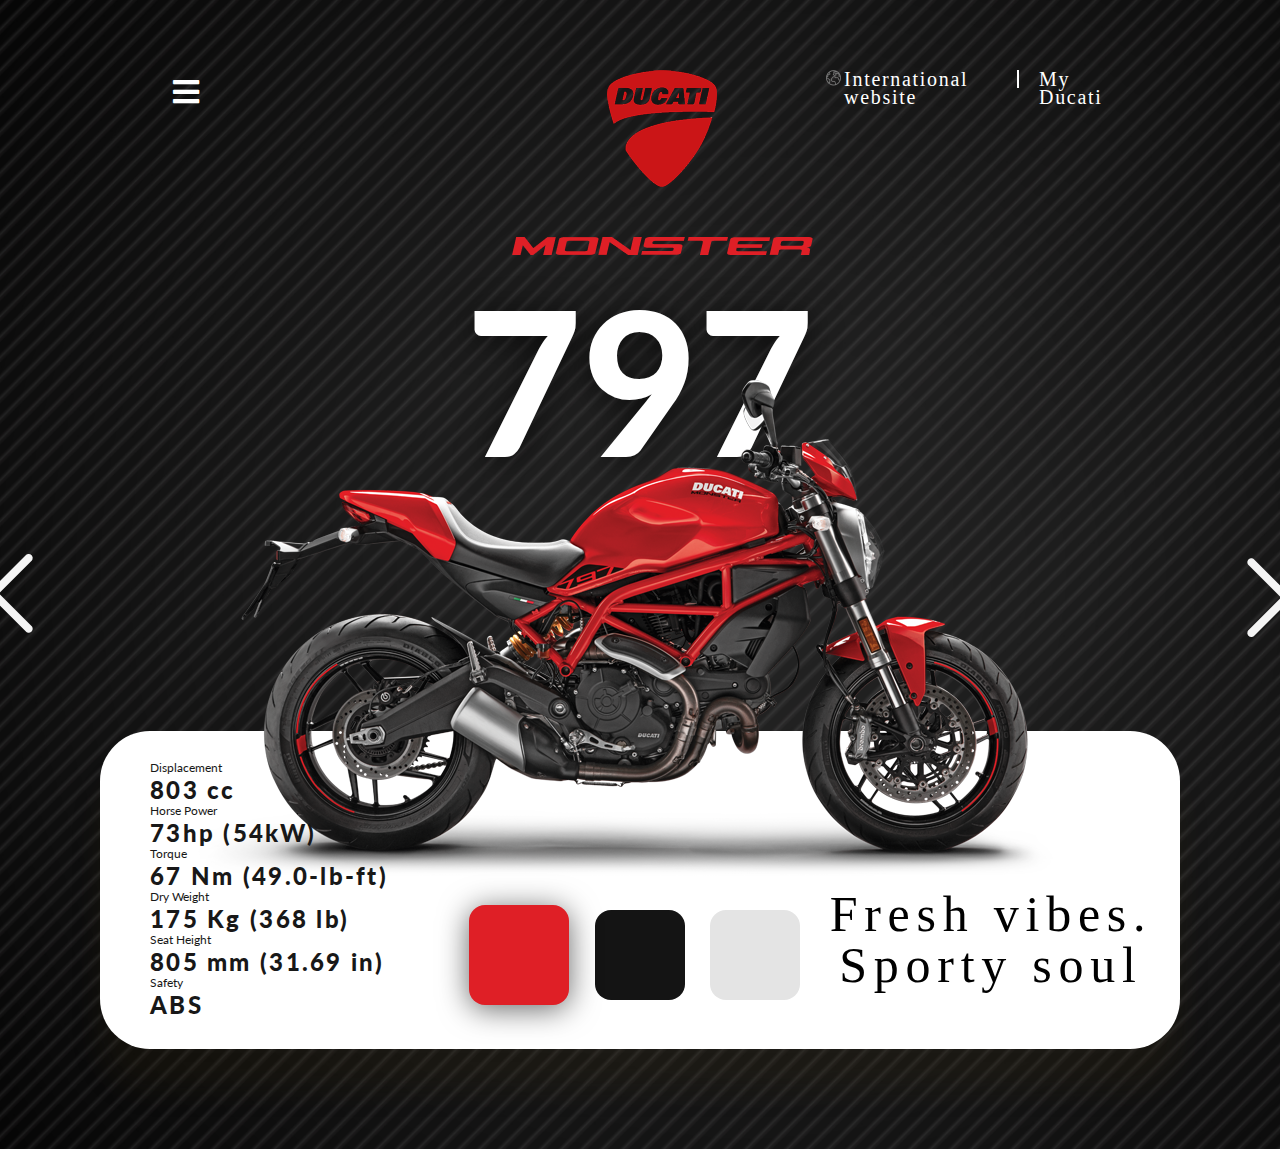
<file: дукати/index.html>
<!DOCTYPE html>
<html lang="en">

<head>
    <link href="https://use.fontawesome.com/releases/v5.0.13/css/all.css" rel="stylesheet">
    <link rel="stylesheet" href="style.css">
    <meta charset="UTF-8">
    <meta name="viewport" content="width=device-width, initial-scale=1.0">
    <title>Document</title>
    <script src="https://code.jquery.com/jquery-1.11.0.min.js"></script>
    <script src="slick.min.js"></script>
    <link rel="stylesheet" type="text/css" href="slick.css"/>
    <link rel="stylesheet" type="text/css" href="slick-theme.css"/>

<body>
    <section class="bg">
        <section class="header">
            <div class="header_all">
                <div class="menu">
                    <div class="iconbutton"><i class="fas fa-bars"></i>
                    </div>
                    <div class="logo_full">
                        <div class="logo"><img src="ducati_id 1.png" alt=""></div>
                        <div class="logo_model"><img src="Monster-MY18-01-Model-Preview-Logotipo 1.png" alt=""></div>
                    </div>
                    <div class="header_links">
                        <div class="logo_link">
                            <img src="xxx.png" alt="">
                        </div>
                        <a class="a_main" href="https://www.ducati.com/ww/en/home">International website</a>
                        <a class="a" href="https://my.ducati.com/it/it/login/ducati">My Ducati</a>
                    </div>
                </div>
        </section>
        <section class=""></section>
        <section class="main_image">
            <div class="left_ar ar" onclick="minusSlide()"> <img src="Arrow.png" alt=""></div>
            <div class="main_image_content">
                <div class="number">797</div>
                <img src="M1.png" alt="">
            </div>
            <div class="main_image_content">
                <div class="number">821</div>
                <img src="M3.png" alt="">
            </div>
            <div class="main_image_content">
                <div class="number">562</div>
                <img src="M2.png" alt="">
            </div>
            <div class="right_ar ar" onclick="plusSlide()"> <img src="Arrow.png" alt=""></div>
        </section>
        <section class="info">
            <div class="about">
                <div class="item">
                    <div class="item_name">Displacement</div>
                    <div class="item_value ">803 cc</div>
                </div>
                <div class="item">
                    <div class="item_name">Horse Power</div>
                    <div class="item_value">73hp (54kW)</div>
                </div>
                <div class="item">
                    <div class="item_name">Torque</div>
                    <div class="item_value">67 Nm (49.0-lb-ft)</div>
                </div>
                <div class="item">
                    <div class="item_name">Dry Weight</div>
                    <div class="item_value">175 Kg (368 lb)</div>
                </div>
                <div class="item">
                    <div class="item_name">Seat Height</div>
                    <div class="item_value">805 mm (31.69 in)</div>
                </div>
                <div class="item">
                    <div class="item_name">Safety</div>
                    <div class="item_value">ABS</div>
                </div>
            </div>
                <!-- <div class="about">
                    <div class="item">
                        <div class="item_name">Displacement</div>
                        <div class="item_value ">750 cc</div>
                    </div>
                    <div class="item">
                        <div class="item_name">Horse Power</div>
                        <div class="item_value">100 hp (54kW)</div>
                    </div>
                    <div class="item">
                        <div class="item_name">Torque</div>
                        <div class="item_value">80 Nm (49.0-lb-ft)</div>
                    </div>
                    <div class="item">
                        <div class="item_name">Dry Weight</div>
                        <div class="item_value">200 Kg (368 lb)</div>
                    </div>
                    <div class="item">
                        <div class="item_name">Seat Height</div>
                        <div class="item_value">900 mm (31.69 in)</div>
                    </div>
                    <div class="item">
                        <div class="item_name">Safety</div>
                        <div class="item_value">ABS</div>
                    </div>
                </div>
                <div class="about">
                    <div class="item">
                        <div class="item_name">Displacement</div>
                        <div class="item_value ">700 cc</div>
                    </div>
                    <div class="item">
                        <div class="item_name">Horse Power</div>
                        <div class="item_value">60hp (54kW)</div>
                    </div>
                    <div class="item">
                        <div class="item_name">Torque</div>
                        <div class="item_value">50 Nm (49.0-lb-ft)</div>
                    </div>
                    <div class="item">
                        <div class="item_name">Dry Weight</div>
                        <div class="item_value">150 Kg (368 lb)</div>
                    </div>
                    <div class="item">
                        <div class="item_name">Seat Height</div>
                        <div class="item_value">750 mm (31.69 in)</div>
                    </div>
                    <div class="item">
                        <div class="item_name">Safety</div>
                        <div class="item_value">ABS</div>
                    </div>
                </div> -->
            <div class="info_colors">
                <div class="color_red mar" onclick="currentSlide(1)"></div>
                <div class="color_black mar" onclick="currentSlide(2)"></div>
                <div class="color_gray mar" onclick="currentSlide(3)"></div>
            </div>
            <div class="info_text">
                <div class="text_top">Fresh vibes. </div>
                <div class="text_bottom">Sporty soul</div>
            </div>
        </section>
        <div class="links"></div>
    </section>
    <script src="index.js" type="text/javascript"></script>
</body>
</file>
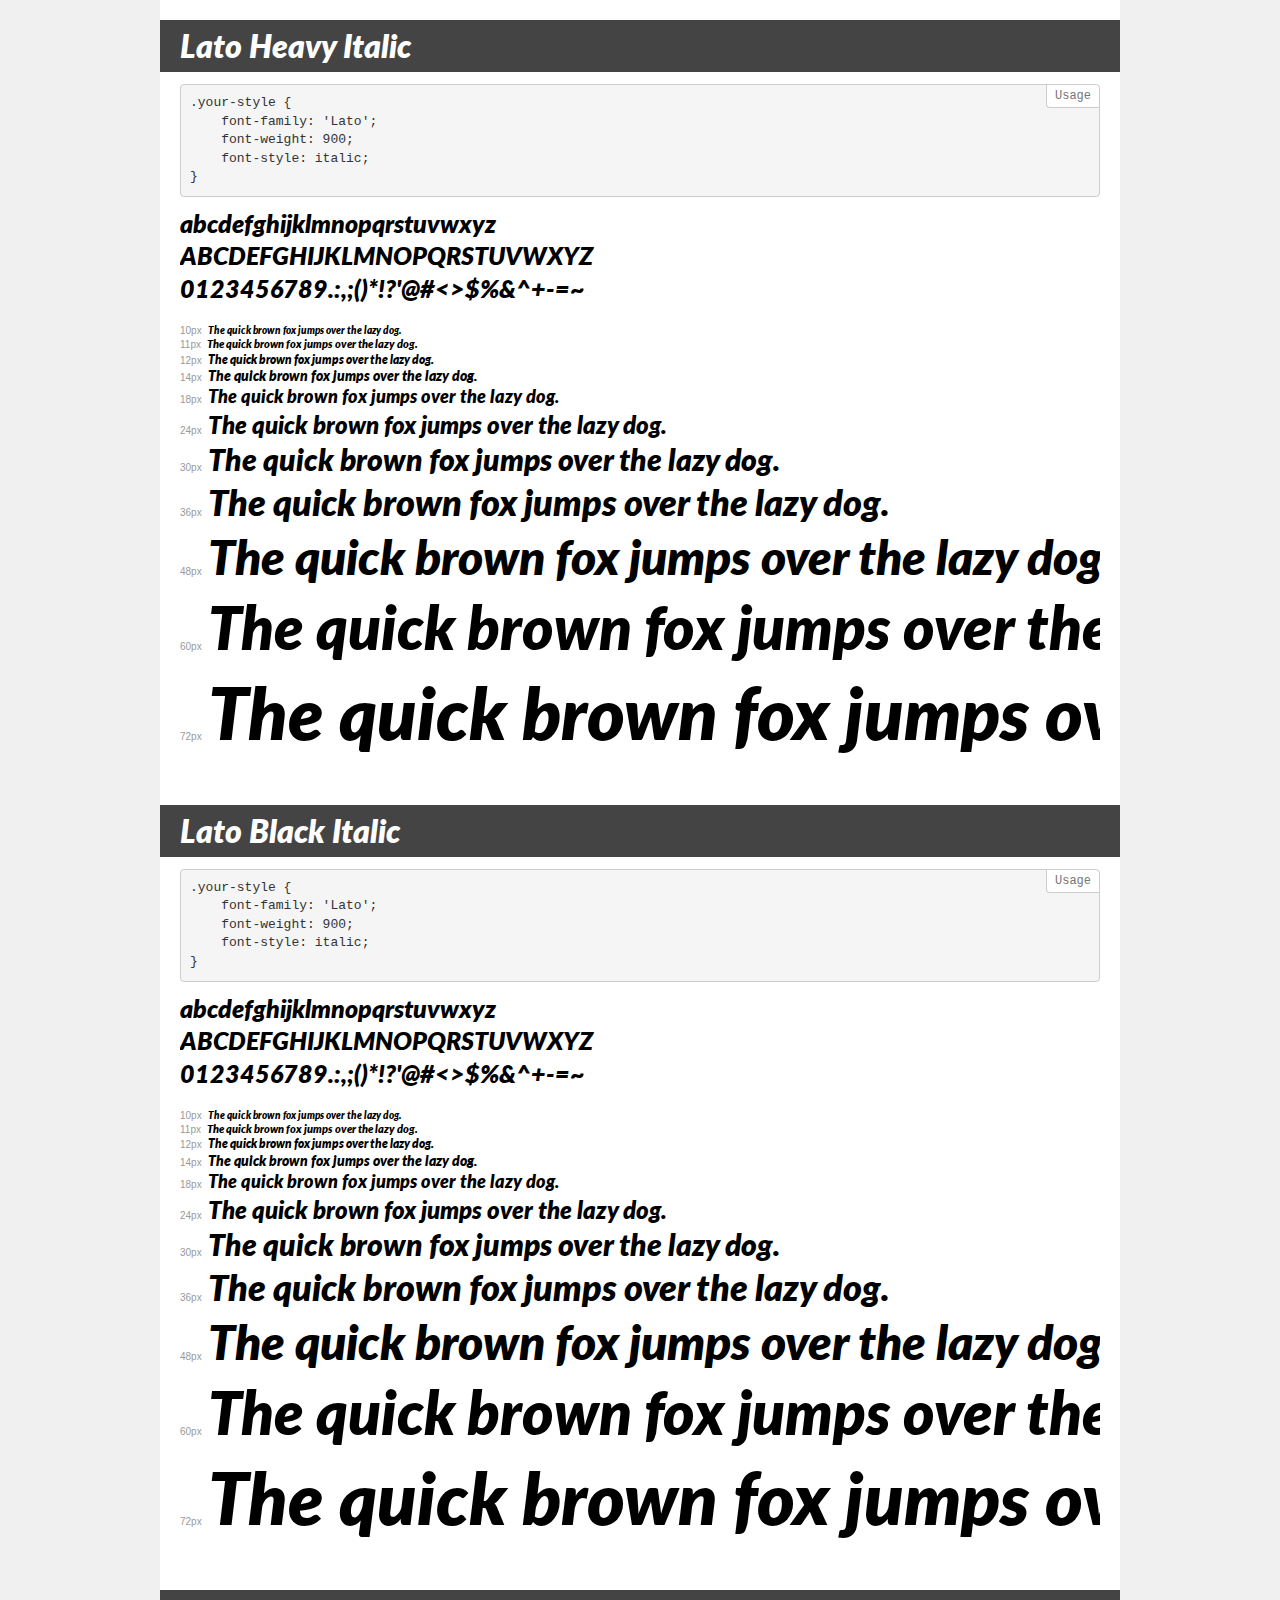
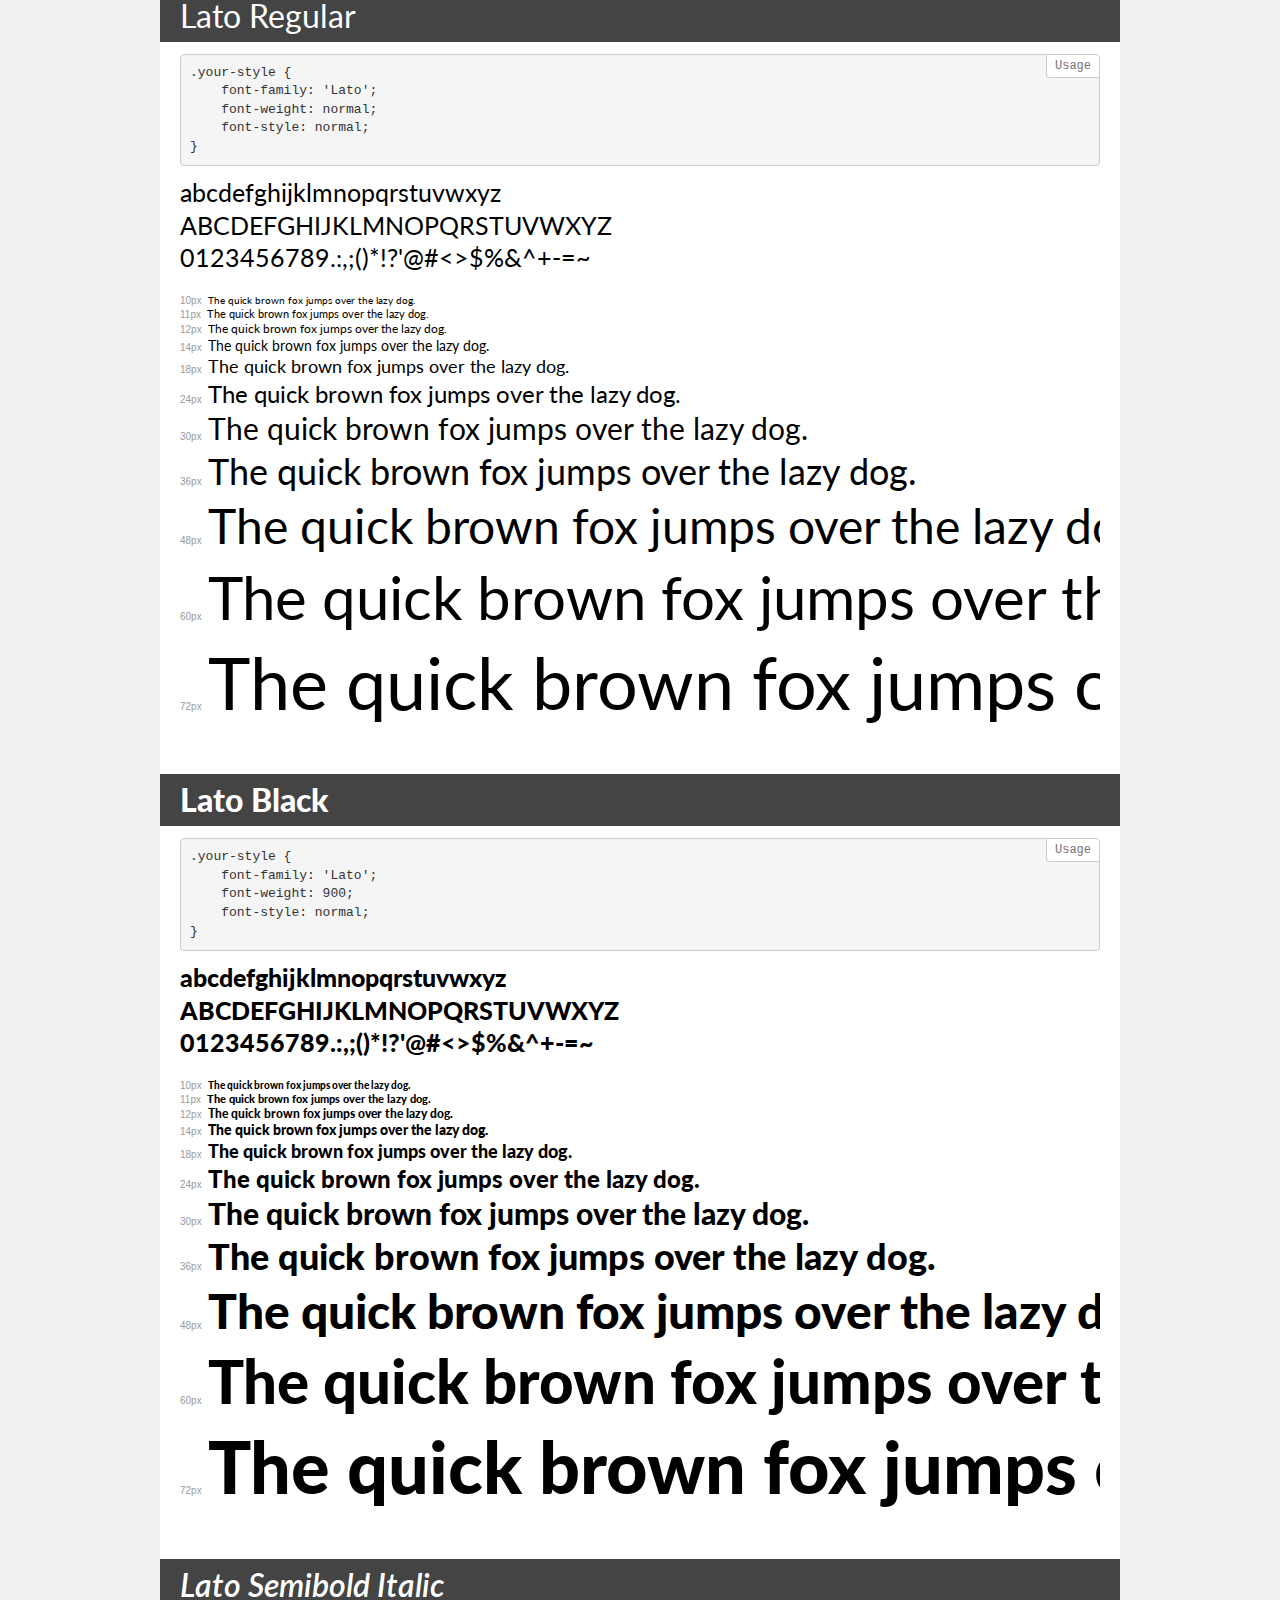
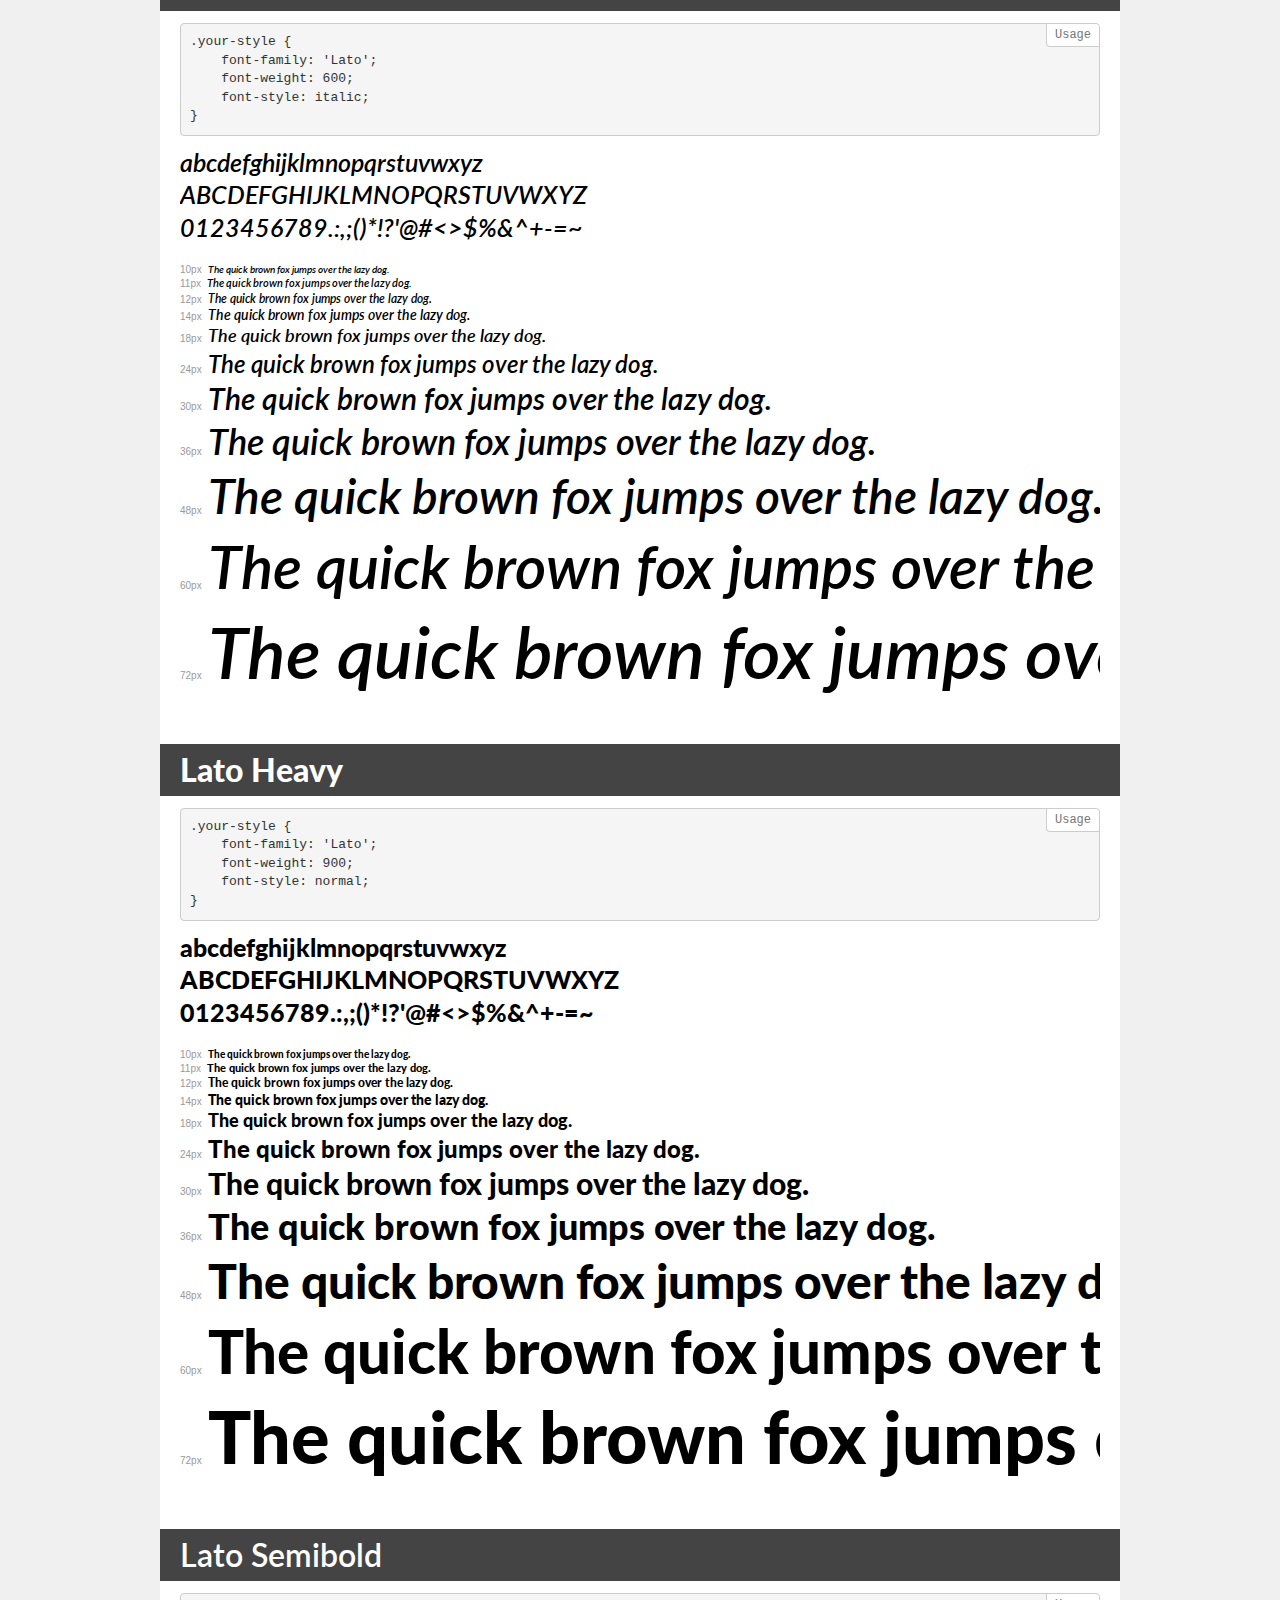
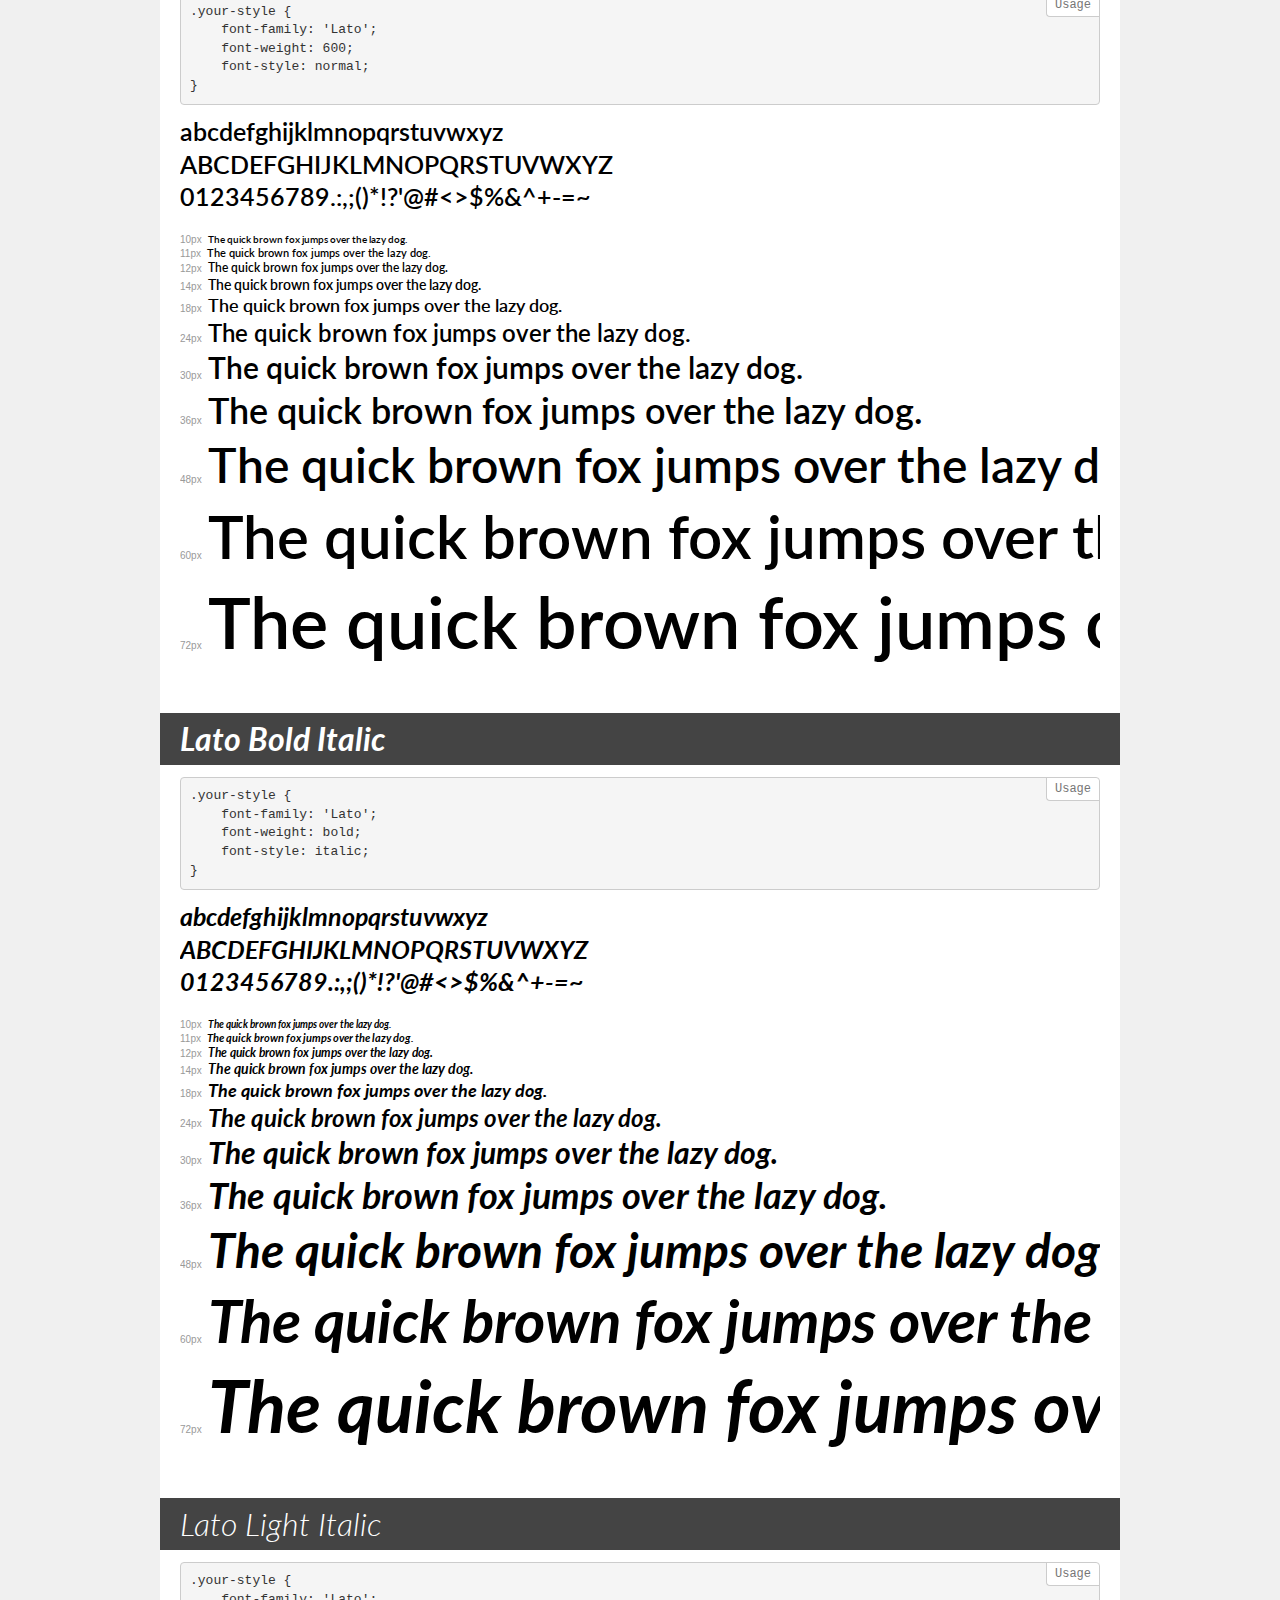
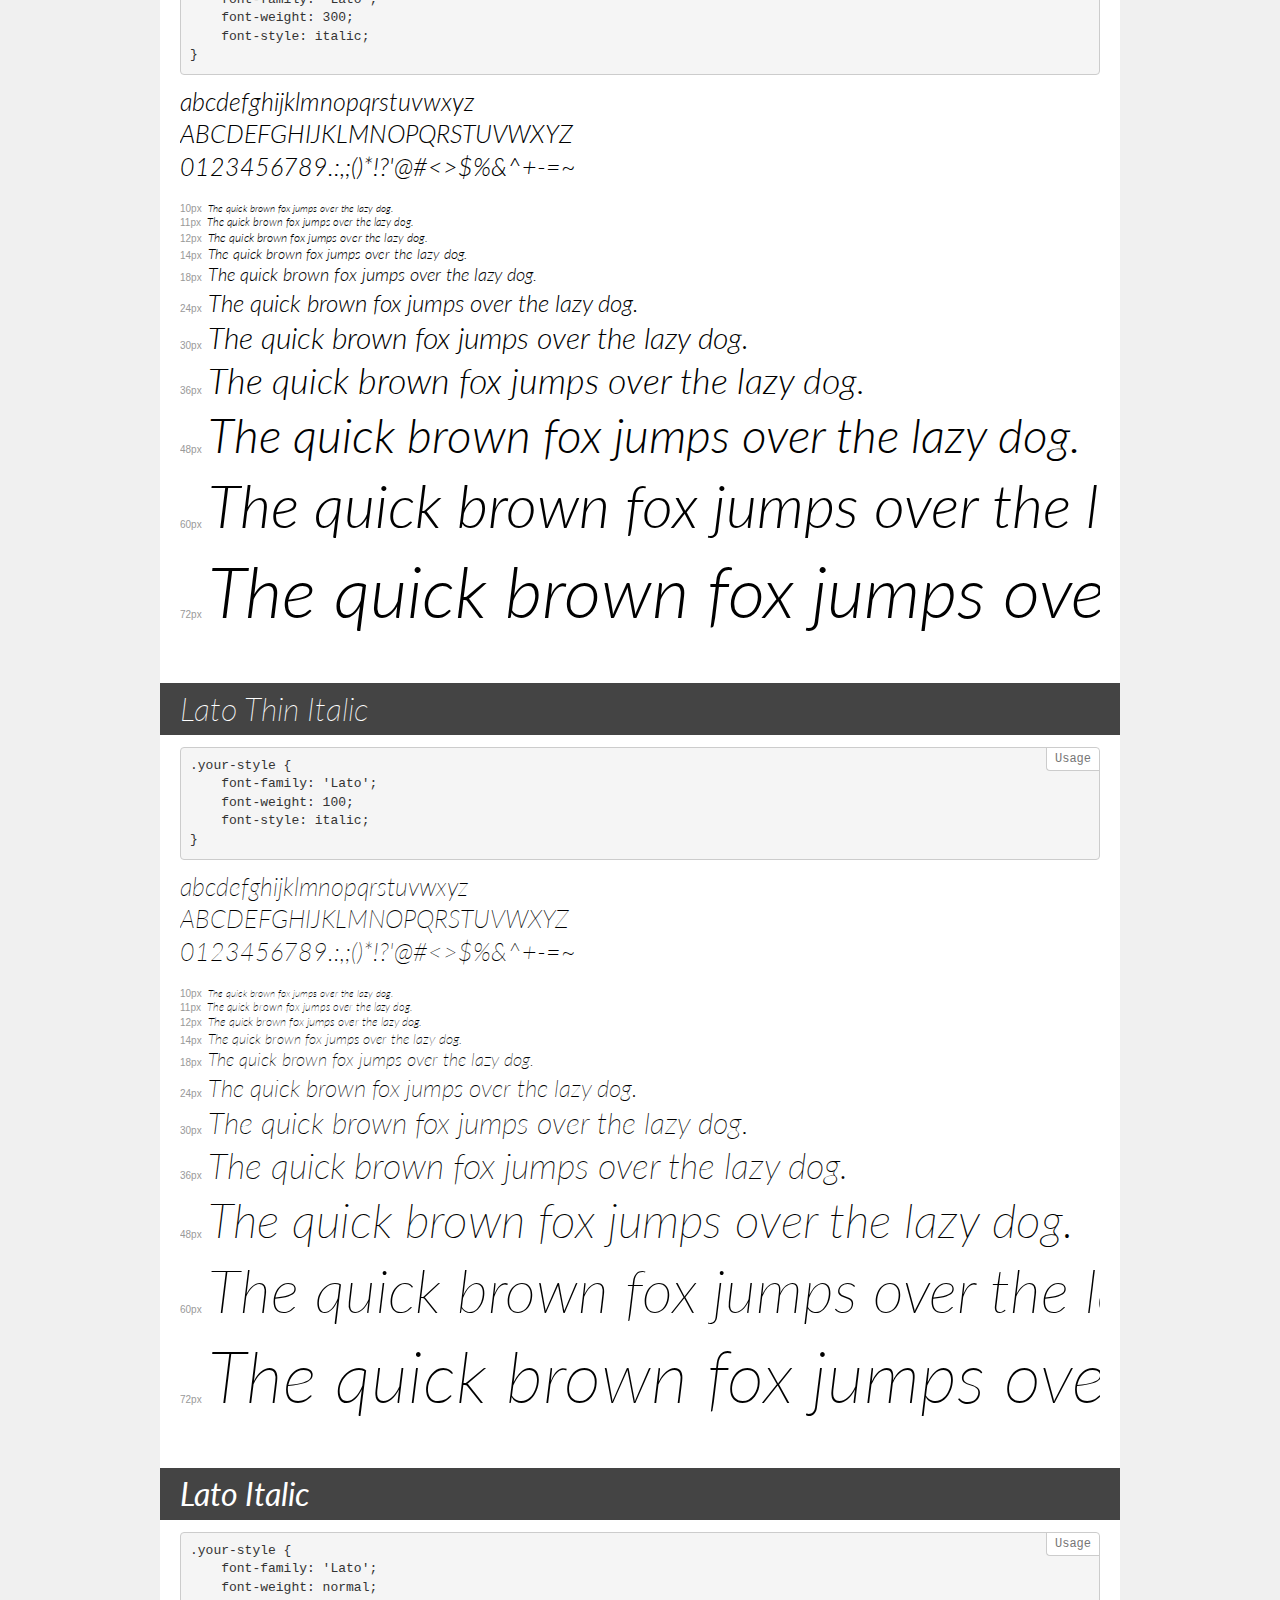
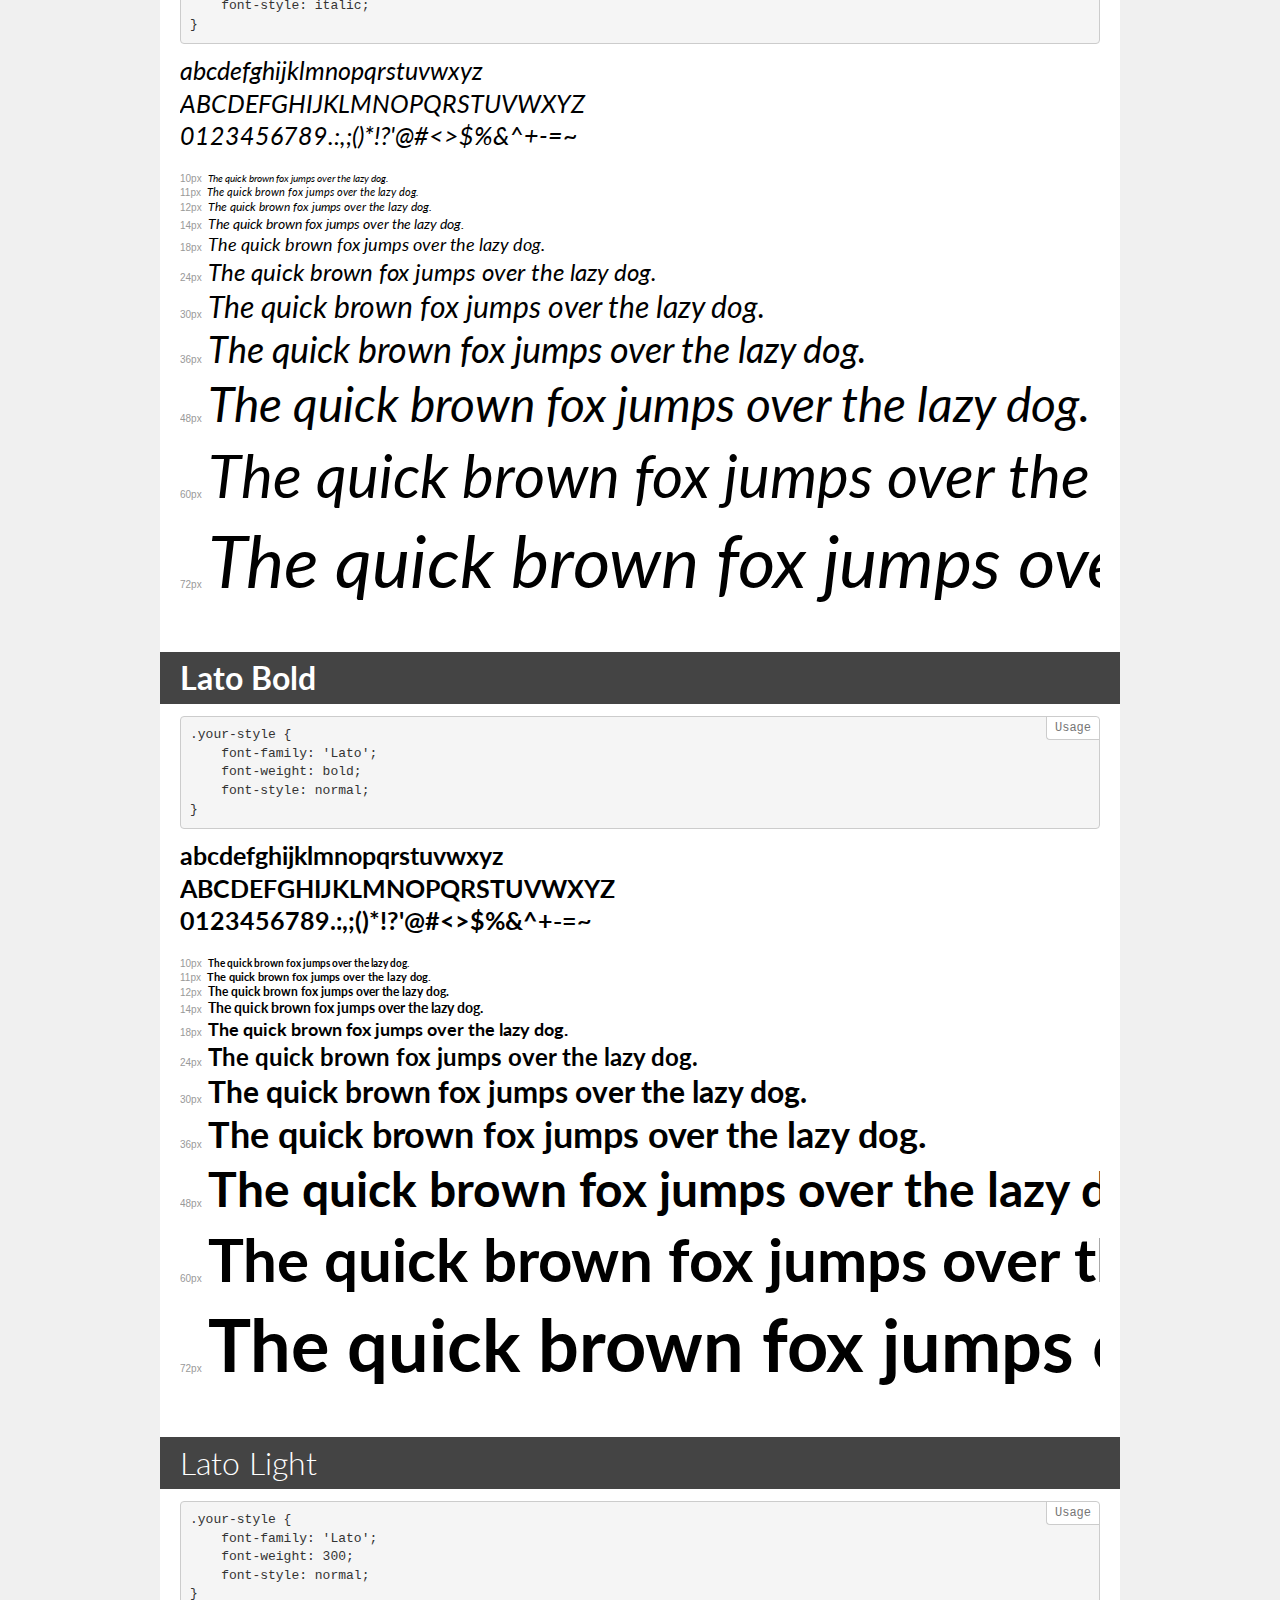
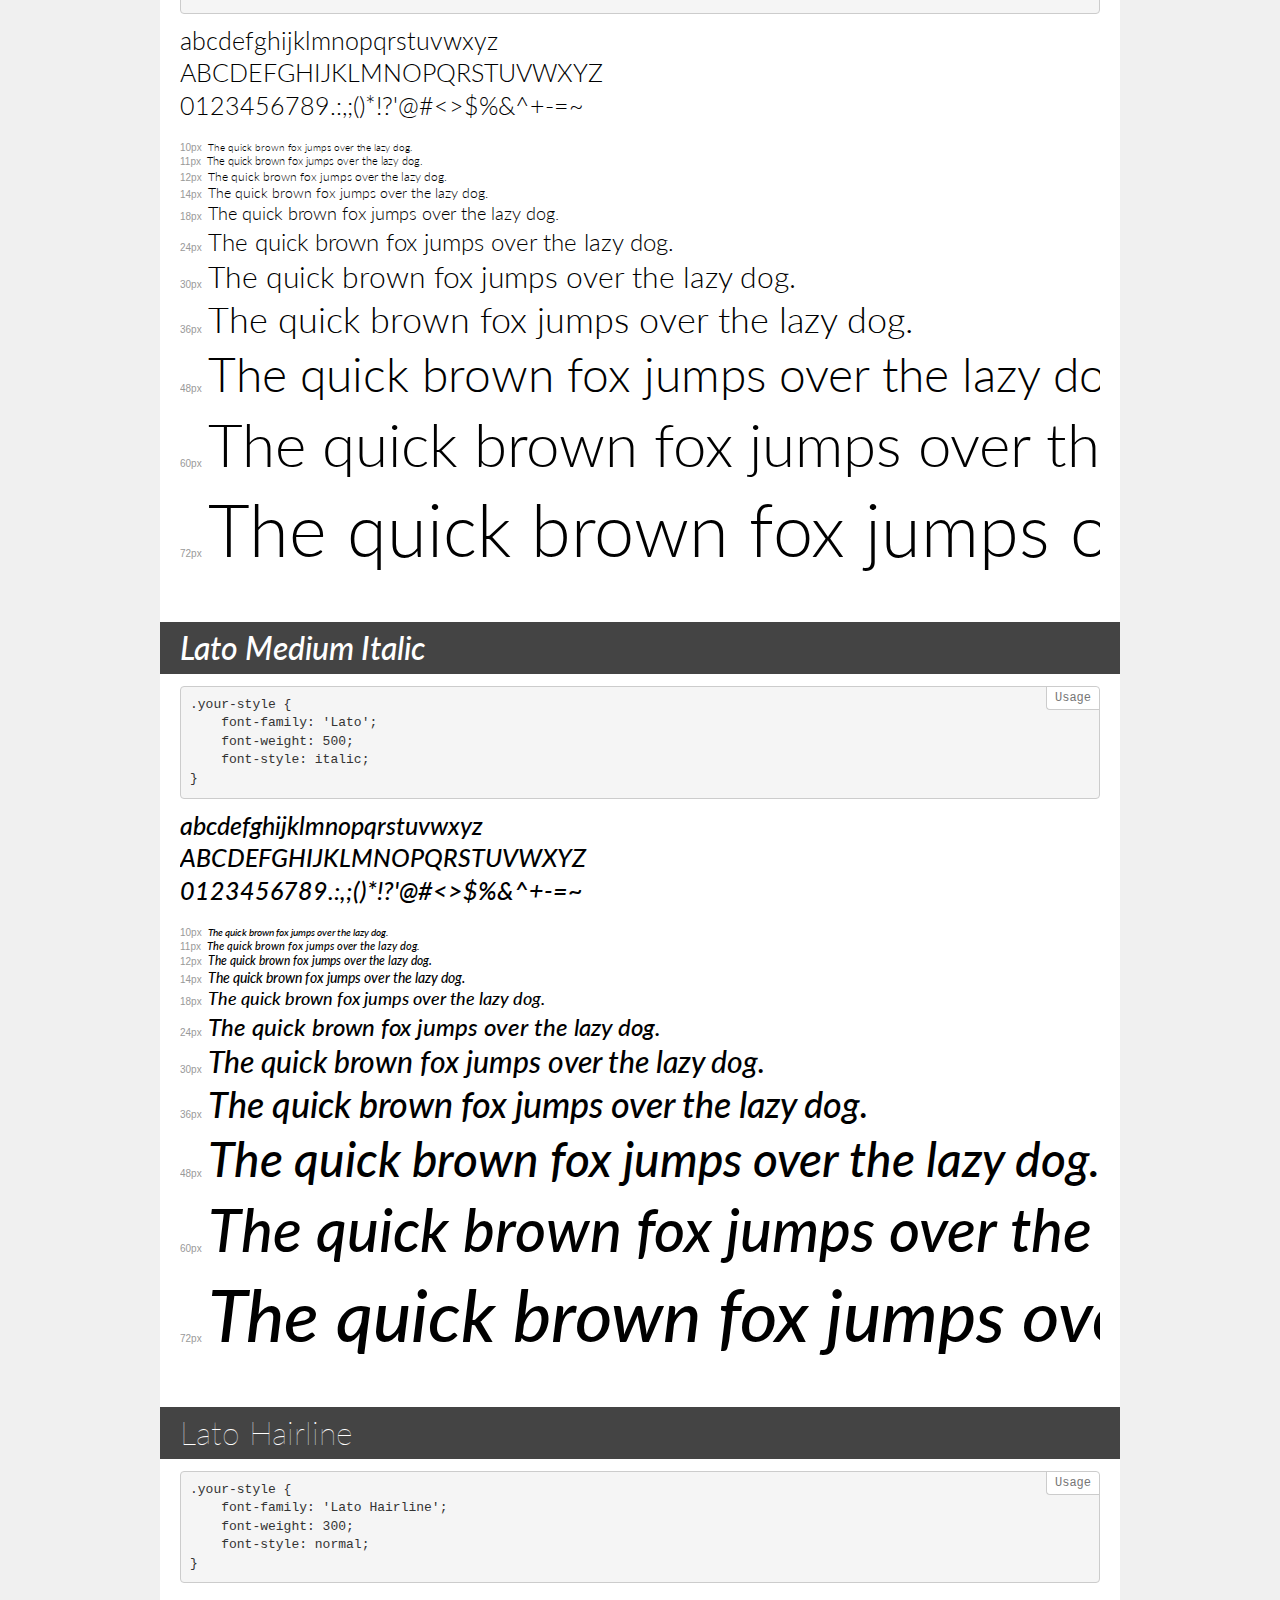
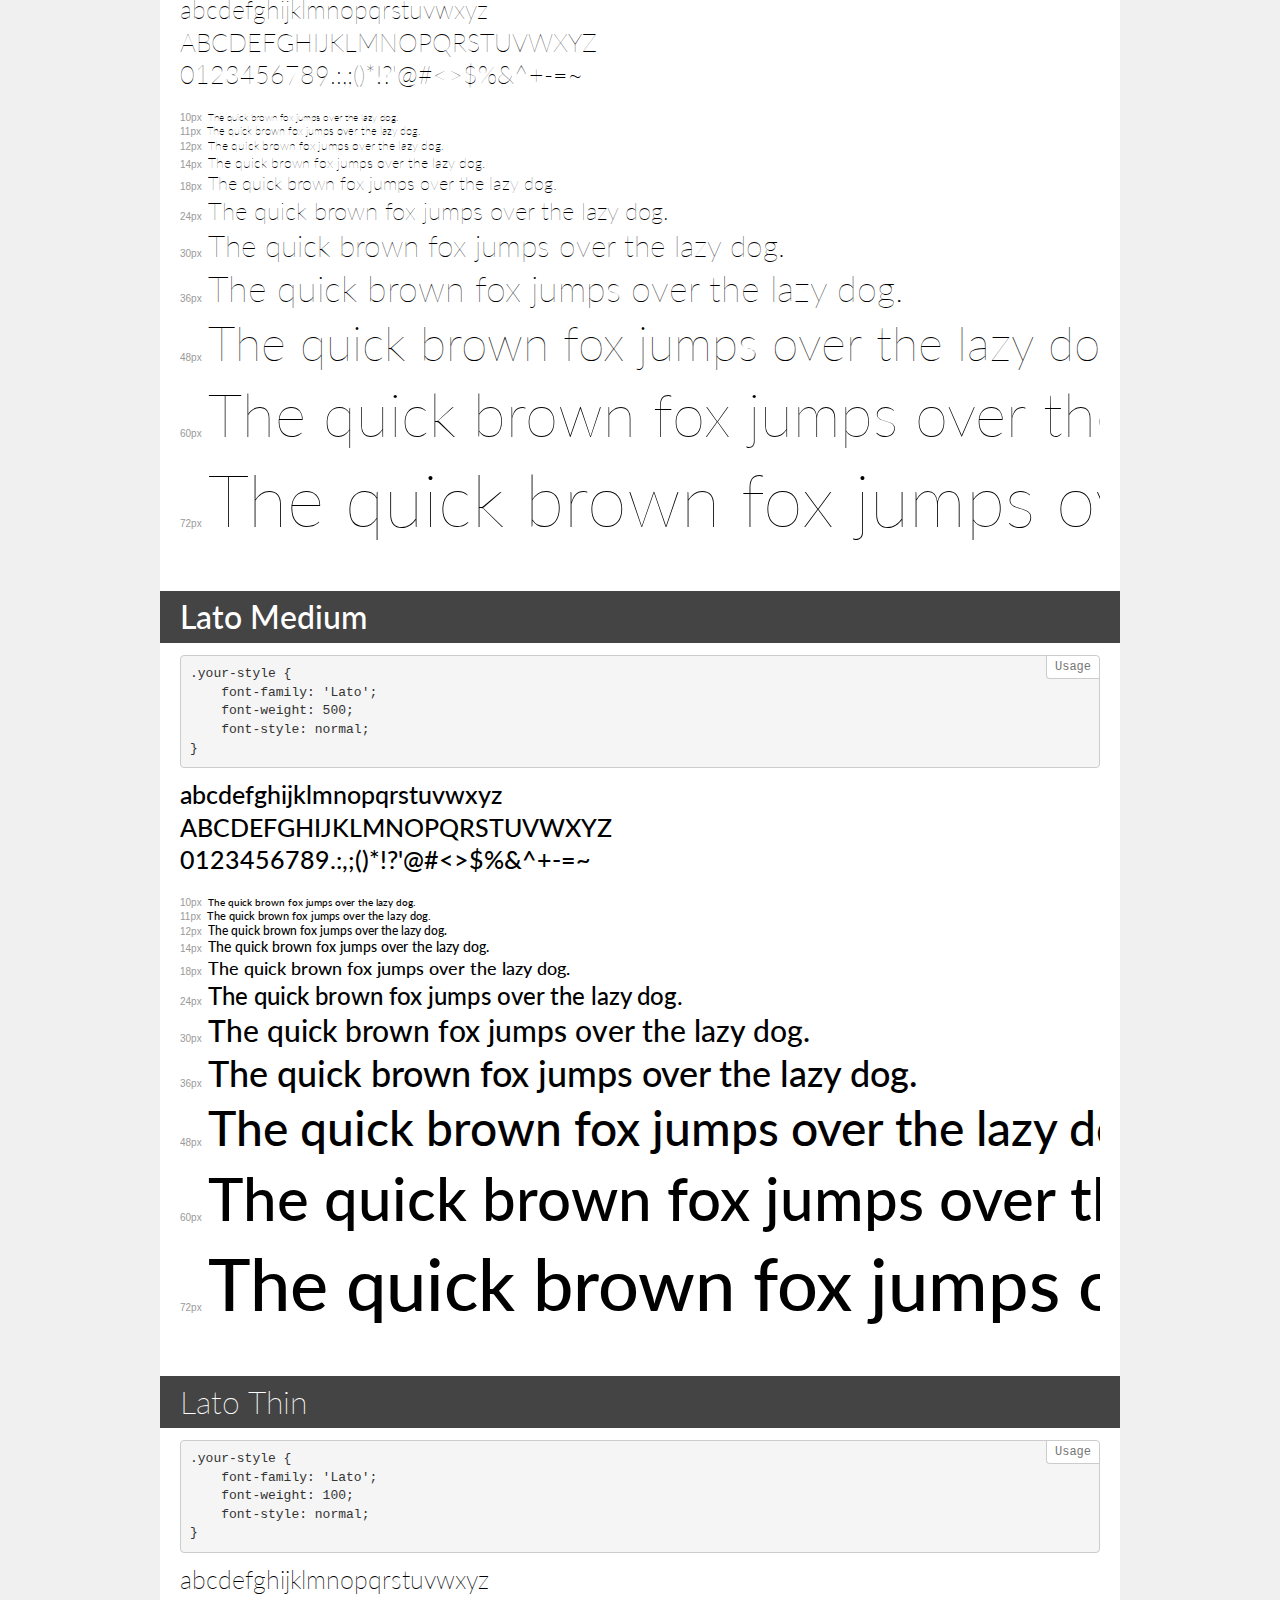
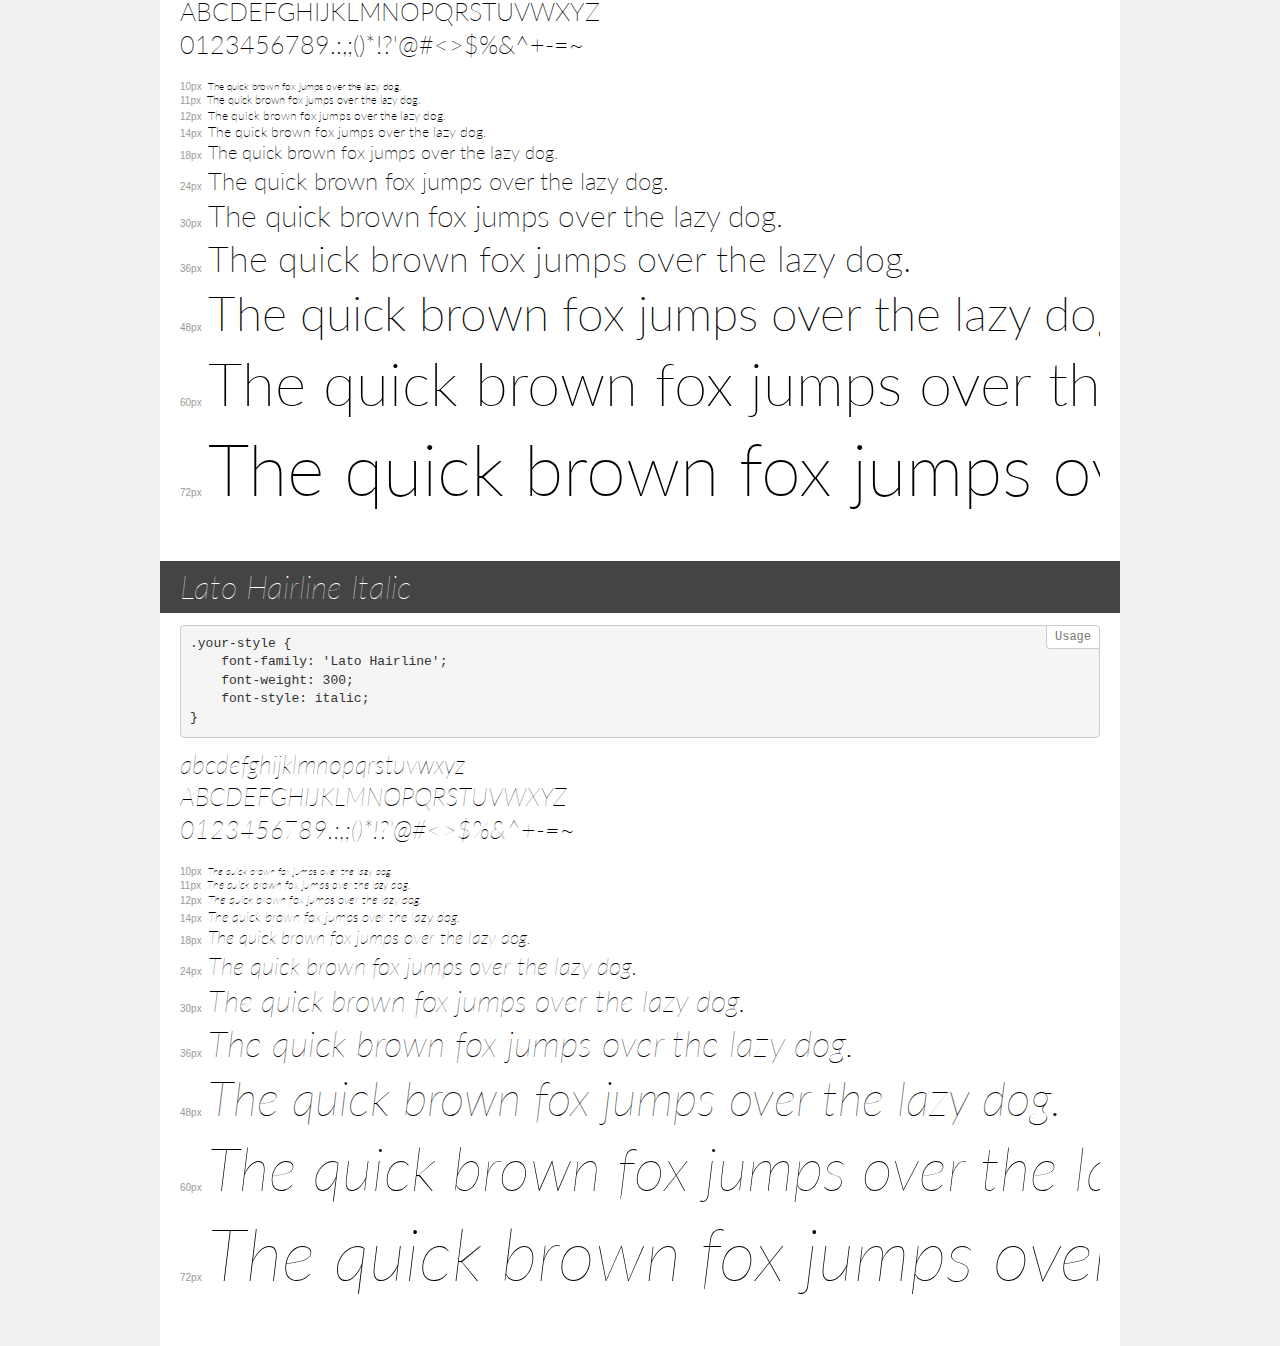
<file: дукати/demo.html>
<!DOCTYPE html>
<html lang="en">
<head>
    <meta charset="utf-8">
    <meta http-equiv="X-UA-Compatible" content="IE=edge">
    <meta name="viewport" content="width=device-width, initial-scale=1">
    <meta name="robots" content="noindex, noarchive">
    <meta name="format-detection" content="telephone=no">
    <title>Transfonter demo</title>
    <link href="stylesheet.css" rel="stylesheet">
    <style>
        /*
        http://meyerweb.com/eric/tools/css/reset/
        v2.0 | 20110126
        License: none (public domain)
        */
        html, body, div, span, applet, object, iframe,
        h1, h2, h3, h4, h5, h6, p, blockquote, pre,
        a, abbr, acronym, address, big, cite, code,
        del, dfn, em, img, ins, kbd, q, s, samp,
        small, strike, strong, sub, sup, tt, var,
        b, u, i, center,
        dl, dt, dd, ol, ul, li,
        fieldset, form, label, legend,
        table, caption, tbody, tfoot, thead, tr, th, td,
        article, aside, canvas, details, embed,
        figure, figcaption, footer, header, hgroup,
        menu, nav, output, ruby, section, summary,
        time, mark, audio, video {
            margin: 0;
            padding: 0;
            border: 0;
            font-size: 100%;
            font: inherit;
            vertical-align: baseline;
        }
        /* HTML5 display-role reset for older browsers */
        article, aside, details, figcaption, figure,
        footer, header, hgroup, menu, nav, section {
            display: block;
        }
        body {
            line-height: 1;
        }
        ol, ul {
            list-style: none;
        }
        blockquote, q {
            quotes: none;
        }
        blockquote:before, blockquote:after,
        q:before, q:after {
            content: '';
            content: none;
        }
        table {
            border-collapse: collapse;
            border-spacing: 0;
        }
        /* demo styles */
        body {
            background: #f0f0f0;
            color: #000;
        }
        .page {
            background: #fff;
            width: 920px;
            margin: 0 auto;
            padding: 20px 20px 0 20px;
            overflow: hidden;
        }
        .font-container {
            overflow-x: auto;
            overflow-y: hidden;
            margin-bottom: 40px;
            line-height: 1.3;
            white-space: nowrap;
            padding-bottom: 5px;
        }
        h1 {
            position: relative;
            background: #444;
            font-size: 32px;
            color: #fff;
            padding: 10px 20px;
            margin: 0 -20px 12px -20px;
        }
        .letters {
            font-size: 25px;
            margin-bottom: 20px;
        }
        .s10:before {
            content: '10px';
        }
        .s11:before {
            content: '11px';
        }
        .s12:before {
            content: '12px';
        }
        .s14:before {
            content: '14px';
        }
        .s18:before {
            content: '18px';
        }
        .s24:before {
            content: '24px';
        }
        .s30:before {
            content: '30px';
        }
        .s36:before {
            content: '36px';
        }
        .s48:before {
            content: '48px';
        }
        .s60:before {
            content: '60px';
        }
        .s72:before {
            content: '72px';
        }
        .s10:before, .s11:before, .s12:before, .s14:before,
        .s18:before, .s24:before, .s30:before, .s36:before,
        .s48:before, .s60:before, .s72:before {
            font-family: Arial, sans-serif;
            font-size: 10px;
            font-weight: normal;
            font-style: normal;
            color: #999;
            padding-right: 6px;
        }
        pre {
            display: block;
            position: relative;
            padding: 9px;
            margin: 0 0 10px;
            font-family: Monaco, Menlo, Consolas, "Courier New", monospace;
            font-size: 13px;
            line-height: 1.428571429;
            color: #333;
            font-weight: normal;
            font-style: normal;
            background-color: #f5f5f5;
            border: 1px solid #ccc;
            overflow-x: auto;
            border-radius: 4px;
        }
        pre:after {
            display: block;
            position: absolute;
            right: 0;
            top: 0;
            content: 'Usage';
            line-height: 1;
            padding: 5px 8px;
            font-size: 12px;
            color: #767676;
            background-color: #fff;
            border: 1px solid #ccc;
            border-right: none;
            border-top: none;
            border-radius: 0 4px 0 4px;
            z-index: 10;
        }
        /* responsive */
        @media (max-width: 959px) {
            .page {
                width: auto;
                margin: 0;
            }
        }
    </style>
</head>
<body>
<div class="page">
    <div class="demo">
        <h1 style="font-family: 'Lato'; font-weight: 900; font-style: italic;">Lato Heavy Italic</h1>
        <pre>.your-style {
    font-family: 'Lato';
    font-weight: 900;
    font-style: italic;
}</pre>
        <div class="font-container" style="font-family: 'Lato'; font-weight: 900; font-style: italic;">
            <p class="letters">
                abcdefghijklmnopqrstuvwxyz<br>
ABCDEFGHIJKLMNOPQRSTUVWXYZ<br>
                0123456789.:,;()*!?'@#<>$%&^+-=~
            </p>
            <p class="s10" style="font-size: 10px;">The quick brown fox jumps over the lazy dog.</p>
            <p class="s11" style="font-size: 11px;">The quick brown fox jumps over the lazy dog.</p>
            <p class="s12" style="font-size: 12px;">The quick brown fox jumps over the lazy dog.</p>
            <p class="s14" style="font-size: 14px;">The quick brown fox jumps over the lazy dog.</p>
            <p class="s18" style="font-size: 18px;">The quick brown fox jumps over the lazy dog.</p>
            <p class="s24" style="font-size: 24px;">The quick brown fox jumps over the lazy dog.</p>
            <p class="s30" style="font-size: 30px;">The quick brown fox jumps over the lazy dog.</p>
            <p class="s36" style="font-size: 36px;">The quick brown fox jumps over the lazy dog.</p>
            <p class="s48" style="font-size: 48px;">The quick brown fox jumps over the lazy dog.</p>
            <p class="s60" style="font-size: 60px;">The quick brown fox jumps over the lazy dog.</p>
            <p class="s72" style="font-size: 72px;">The quick brown fox jumps over the lazy dog.</p>
        </div>
    </div>
    <div class="demo">
        <h1 style="font-family: 'Lato'; font-weight: 900; font-style: italic;">Lato Black Italic</h1>
        <pre>.your-style {
    font-family: 'Lato';
    font-weight: 900;
    font-style: italic;
}</pre>
        <div class="font-container" style="font-family: 'Lato'; font-weight: 900; font-style: italic;">
            <p class="letters">
                abcdefghijklmnopqrstuvwxyz<br>
ABCDEFGHIJKLMNOPQRSTUVWXYZ<br>
                0123456789.:,;()*!?'@#<>$%&^+-=~
            </p>
            <p class="s10" style="font-size: 10px;">The quick brown fox jumps over the lazy dog.</p>
            <p class="s11" style="font-size: 11px;">The quick brown fox jumps over the lazy dog.</p>
            <p class="s12" style="font-size: 12px;">The quick brown fox jumps over the lazy dog.</p>
            <p class="s14" style="font-size: 14px;">The quick brown fox jumps over the lazy dog.</p>
            <p class="s18" style="font-size: 18px;">The quick brown fox jumps over the lazy dog.</p>
            <p class="s24" style="font-size: 24px;">The quick brown fox jumps over the lazy dog.</p>
            <p class="s30" style="font-size: 30px;">The quick brown fox jumps over the lazy dog.</p>
            <p class="s36" style="font-size: 36px;">The quick brown fox jumps over the lazy dog.</p>
            <p class="s48" style="font-size: 48px;">The quick brown fox jumps over the lazy dog.</p>
            <p class="s60" style="font-size: 60px;">The quick brown fox jumps over the lazy dog.</p>
            <p class="s72" style="font-size: 72px;">The quick brown fox jumps over the lazy dog.</p>
        </div>
    </div>
    <div class="demo">
        <h1 style="font-family: 'Lato'; font-weight: normal; font-style: normal;">Lato Regular</h1>
        <pre>.your-style {
    font-family: 'Lato';
    font-weight: normal;
    font-style: normal;
}</pre>
        <div class="font-container" style="font-family: 'Lato'; font-weight: normal; font-style: normal;">
            <p class="letters">
                abcdefghijklmnopqrstuvwxyz<br>
ABCDEFGHIJKLMNOPQRSTUVWXYZ<br>
                0123456789.:,;()*!?'@#<>$%&^+-=~
            </p>
            <p class="s10" style="font-size: 10px;">The quick brown fox jumps over the lazy dog.</p>
            <p class="s11" style="font-size: 11px;">The quick brown fox jumps over the lazy dog.</p>
            <p class="s12" style="font-size: 12px;">The quick brown fox jumps over the lazy dog.</p>
            <p class="s14" style="font-size: 14px;">The quick brown fox jumps over the lazy dog.</p>
            <p class="s18" style="font-size: 18px;">The quick brown fox jumps over the lazy dog.</p>
            <p class="s24" style="font-size: 24px;">The quick brown fox jumps over the lazy dog.</p>
            <p class="s30" style="font-size: 30px;">The quick brown fox jumps over the lazy dog.</p>
            <p class="s36" style="font-size: 36px;">The quick brown fox jumps over the lazy dog.</p>
            <p class="s48" style="font-size: 48px;">The quick brown fox jumps over the lazy dog.</p>
            <p class="s60" style="font-size: 60px;">The quick brown fox jumps over the lazy dog.</p>
            <p class="s72" style="font-size: 72px;">The quick brown fox jumps over the lazy dog.</p>
        </div>
    </div>
    <div class="demo">
        <h1 style="font-family: 'Lato'; font-weight: 900; font-style: normal;">Lato Black</h1>
        <pre>.your-style {
    font-family: 'Lato';
    font-weight: 900;
    font-style: normal;
}</pre>
        <div class="font-container" style="font-family: 'Lato'; font-weight: 900; font-style: normal;">
            <p class="letters">
                abcdefghijklmnopqrstuvwxyz<br>
ABCDEFGHIJKLMNOPQRSTUVWXYZ<br>
                0123456789.:,;()*!?'@#<>$%&^+-=~
            </p>
            <p class="s10" style="font-size: 10px;">The quick brown fox jumps over the lazy dog.</p>
            <p class="s11" style="font-size: 11px;">The quick brown fox jumps over the lazy dog.</p>
            <p class="s12" style="font-size: 12px;">The quick brown fox jumps over the lazy dog.</p>
            <p class="s14" style="font-size: 14px;">The quick brown fox jumps over the lazy dog.</p>
            <p class="s18" style="font-size: 18px;">The quick brown fox jumps over the lazy dog.</p>
            <p class="s24" style="font-size: 24px;">The quick brown fox jumps over the lazy dog.</p>
            <p class="s30" style="font-size: 30px;">The quick brown fox jumps over the lazy dog.</p>
            <p class="s36" style="font-size: 36px;">The quick brown fox jumps over the lazy dog.</p>
            <p class="s48" style="font-size: 48px;">The quick brown fox jumps over the lazy dog.</p>
            <p class="s60" style="font-size: 60px;">The quick brown fox jumps over the lazy dog.</p>
            <p class="s72" style="font-size: 72px;">The quick brown fox jumps over the lazy dog.</p>
        </div>
    </div>
    <div class="demo">
        <h1 style="font-family: 'Lato'; font-weight: 600; font-style: italic;">Lato Semibold Italic</h1>
        <pre>.your-style {
    font-family: 'Lato';
    font-weight: 600;
    font-style: italic;
}</pre>
        <div class="font-container" style="font-family: 'Lato'; font-weight: 600; font-style: italic;">
            <p class="letters">
                abcdefghijklmnopqrstuvwxyz<br>
ABCDEFGHIJKLMNOPQRSTUVWXYZ<br>
                0123456789.:,;()*!?'@#<>$%&^+-=~
            </p>
            <p class="s10" style="font-size: 10px;">The quick brown fox jumps over the lazy dog.</p>
            <p class="s11" style="font-size: 11px;">The quick brown fox jumps over the lazy dog.</p>
            <p class="s12" style="font-size: 12px;">The quick brown fox jumps over the lazy dog.</p>
            <p class="s14" style="font-size: 14px;">The quick brown fox jumps over the lazy dog.</p>
            <p class="s18" style="font-size: 18px;">The quick brown fox jumps over the lazy dog.</p>
            <p class="s24" style="font-size: 24px;">The quick brown fox jumps over the lazy dog.</p>
            <p class="s30" style="font-size: 30px;">The quick brown fox jumps over the lazy dog.</p>
            <p class="s36" style="font-size: 36px;">The quick brown fox jumps over the lazy dog.</p>
            <p class="s48" style="font-size: 48px;">The quick brown fox jumps over the lazy dog.</p>
            <p class="s60" style="font-size: 60px;">The quick brown fox jumps over the lazy dog.</p>
            <p class="s72" style="font-size: 72px;">The quick brown fox jumps over the lazy dog.</p>
        </div>
    </div>
    <div class="demo">
        <h1 style="font-family: 'Lato'; font-weight: 900; font-style: normal;">Lato Heavy</h1>
        <pre>.your-style {
    font-family: 'Lato';
    font-weight: 900;
    font-style: normal;
}</pre>
        <div class="font-container" style="font-family: 'Lato'; font-weight: 900; font-style: normal;">
            <p class="letters">
                abcdefghijklmnopqrstuvwxyz<br>
ABCDEFGHIJKLMNOPQRSTUVWXYZ<br>
                0123456789.:,;()*!?'@#<>$%&^+-=~
            </p>
            <p class="s10" style="font-size: 10px;">The quick brown fox jumps over the lazy dog.</p>
            <p class="s11" style="font-size: 11px;">The quick brown fox jumps over the lazy dog.</p>
            <p class="s12" style="font-size: 12px;">The quick brown fox jumps over the lazy dog.</p>
            <p class="s14" style="font-size: 14px;">The quick brown fox jumps over the lazy dog.</p>
            <p class="s18" style="font-size: 18px;">The quick brown fox jumps over the lazy dog.</p>
            <p class="s24" style="font-size: 24px;">The quick brown fox jumps over the lazy dog.</p>
            <p class="s30" style="font-size: 30px;">The quick brown fox jumps over the lazy dog.</p>
            <p class="s36" style="font-size: 36px;">The quick brown fox jumps over the lazy dog.</p>
            <p class="s48" style="font-size: 48px;">The quick brown fox jumps over the lazy dog.</p>
            <p class="s60" style="font-size: 60px;">The quick brown fox jumps over the lazy dog.</p>
            <p class="s72" style="font-size: 72px;">The quick brown fox jumps over the lazy dog.</p>
        </div>
    </div>
    <div class="demo">
        <h1 style="font-family: 'Lato'; font-weight: 600; font-style: normal;">Lato Semibold</h1>
        <pre>.your-style {
    font-family: 'Lato';
    font-weight: 600;
    font-style: normal;
}</pre>
        <div class="font-container" style="font-family: 'Lato'; font-weight: 600; font-style: normal;">
            <p class="letters">
                abcdefghijklmnopqrstuvwxyz<br>
ABCDEFGHIJKLMNOPQRSTUVWXYZ<br>
                0123456789.:,;()*!?'@#<>$%&^+-=~
            </p>
            <p class="s10" style="font-size: 10px;">The quick brown fox jumps over the lazy dog.</p>
            <p class="s11" style="font-size: 11px;">The quick brown fox jumps over the lazy dog.</p>
            <p class="s12" style="font-size: 12px;">The quick brown fox jumps over the lazy dog.</p>
            <p class="s14" style="font-size: 14px;">The quick brown fox jumps over the lazy dog.</p>
            <p class="s18" style="font-size: 18px;">The quick brown fox jumps over the lazy dog.</p>
            <p class="s24" style="font-size: 24px;">The quick brown fox jumps over the lazy dog.</p>
            <p class="s30" style="font-size: 30px;">The quick brown fox jumps over the lazy dog.</p>
            <p class="s36" style="font-size: 36px;">The quick brown fox jumps over the lazy dog.</p>
            <p class="s48" style="font-size: 48px;">The quick brown fox jumps over the lazy dog.</p>
            <p class="s60" style="font-size: 60px;">The quick brown fox jumps over the lazy dog.</p>
            <p class="s72" style="font-size: 72px;">The quick brown fox jumps over the lazy dog.</p>
        </div>
    </div>
    <div class="demo">
        <h1 style="font-family: 'Lato'; font-weight: bold; font-style: italic;">Lato Bold Italic</h1>
        <pre>.your-style {
    font-family: 'Lato';
    font-weight: bold;
    font-style: italic;
}</pre>
        <div class="font-container" style="font-family: 'Lato'; font-weight: bold; font-style: italic;">
            <p class="letters">
                abcdefghijklmnopqrstuvwxyz<br>
ABCDEFGHIJKLMNOPQRSTUVWXYZ<br>
                0123456789.:,;()*!?'@#<>$%&^+-=~
            </p>
            <p class="s10" style="font-size: 10px;">The quick brown fox jumps over the lazy dog.</p>
            <p class="s11" style="font-size: 11px;">The quick brown fox jumps over the lazy dog.</p>
            <p class="s12" style="font-size: 12px;">The quick brown fox jumps over the lazy dog.</p>
            <p class="s14" style="font-size: 14px;">The quick brown fox jumps over the lazy dog.</p>
            <p class="s18" style="font-size: 18px;">The quick brown fox jumps over the lazy dog.</p>
            <p class="s24" style="font-size: 24px;">The quick brown fox jumps over the lazy dog.</p>
            <p class="s30" style="font-size: 30px;">The quick brown fox jumps over the lazy dog.</p>
            <p class="s36" style="font-size: 36px;">The quick brown fox jumps over the lazy dog.</p>
            <p class="s48" style="font-size: 48px;">The quick brown fox jumps over the lazy dog.</p>
            <p class="s60" style="font-size: 60px;">The quick brown fox jumps over the lazy dog.</p>
            <p class="s72" style="font-size: 72px;">The quick brown fox jumps over the lazy dog.</p>
        </div>
    </div>
    <div class="demo">
        <h1 style="font-family: 'Lato'; font-weight: 300; font-style: italic;">Lato Light Italic</h1>
        <pre>.your-style {
    font-family: 'Lato';
    font-weight: 300;
    font-style: italic;
}</pre>
        <div class="font-container" style="font-family: 'Lato'; font-weight: 300; font-style: italic;">
            <p class="letters">
                abcdefghijklmnopqrstuvwxyz<br>
ABCDEFGHIJKLMNOPQRSTUVWXYZ<br>
                0123456789.:,;()*!?'@#<>$%&^+-=~
            </p>
            <p class="s10" style="font-size: 10px;">The quick brown fox jumps over the lazy dog.</p>
            <p class="s11" style="font-size: 11px;">The quick brown fox jumps over the lazy dog.</p>
            <p class="s12" style="font-size: 12px;">The quick brown fox jumps over the lazy dog.</p>
            <p class="s14" style="font-size: 14px;">The quick brown fox jumps over the lazy dog.</p>
            <p class="s18" style="font-size: 18px;">The quick brown fox jumps over the lazy dog.</p>
            <p class="s24" style="font-size: 24px;">The quick brown fox jumps over the lazy dog.</p>
            <p class="s30" style="font-size: 30px;">The quick brown fox jumps over the lazy dog.</p>
            <p class="s36" style="font-size: 36px;">The quick brown fox jumps over the lazy dog.</p>
            <p class="s48" style="font-size: 48px;">The quick brown fox jumps over the lazy dog.</p>
            <p class="s60" style="font-size: 60px;">The quick brown fox jumps over the lazy dog.</p>
            <p class="s72" style="font-size: 72px;">The quick brown fox jumps over the lazy dog.</p>
        </div>
    </div>
    <div class="demo">
        <h1 style="font-family: 'Lato'; font-weight: 100; font-style: italic;">Lato Thin Italic</h1>
        <pre>.your-style {
    font-family: 'Lato';
    font-weight: 100;
    font-style: italic;
}</pre>
        <div class="font-container" style="font-family: 'Lato'; font-weight: 100; font-style: italic;">
            <p class="letters">
                abcdefghijklmnopqrstuvwxyz<br>
ABCDEFGHIJKLMNOPQRSTUVWXYZ<br>
                0123456789.:,;()*!?'@#<>$%&^+-=~
            </p>
            <p class="s10" style="font-size: 10px;">The quick brown fox jumps over the lazy dog.</p>
            <p class="s11" style="font-size: 11px;">The quick brown fox jumps over the lazy dog.</p>
            <p class="s12" style="font-size: 12px;">The quick brown fox jumps over the lazy dog.</p>
            <p class="s14" style="font-size: 14px;">The quick brown fox jumps over the lazy dog.</p>
            <p class="s18" style="font-size: 18px;">The quick brown fox jumps over the lazy dog.</p>
            <p class="s24" style="font-size: 24px;">The quick brown fox jumps over the lazy dog.</p>
            <p class="s30" style="font-size: 30px;">The quick brown fox jumps over the lazy dog.</p>
            <p class="s36" style="font-size: 36px;">The quick brown fox jumps over the lazy dog.</p>
            <p class="s48" style="font-size: 48px;">The quick brown fox jumps over the lazy dog.</p>
            <p class="s60" style="font-size: 60px;">The quick brown fox jumps over the lazy dog.</p>
            <p class="s72" style="font-size: 72px;">The quick brown fox jumps over the lazy dog.</p>
        </div>
    </div>
    <div class="demo">
        <h1 style="font-family: 'Lato'; font-weight: normal; font-style: italic;">Lato Italic</h1>
        <pre>.your-style {
    font-family: 'Lato';
    font-weight: normal;
    font-style: italic;
}</pre>
        <div class="font-container" style="font-family: 'Lato'; font-weight: normal; font-style: italic;">
            <p class="letters">
                abcdefghijklmnopqrstuvwxyz<br>
ABCDEFGHIJKLMNOPQRSTUVWXYZ<br>
                0123456789.:,;()*!?'@#<>$%&^+-=~
            </p>
            <p class="s10" style="font-size: 10px;">The quick brown fox jumps over the lazy dog.</p>
            <p class="s11" style="font-size: 11px;">The quick brown fox jumps over the lazy dog.</p>
            <p class="s12" style="font-size: 12px;">The quick brown fox jumps over the lazy dog.</p>
            <p class="s14" style="font-size: 14px;">The quick brown fox jumps over the lazy dog.</p>
            <p class="s18" style="font-size: 18px;">The quick brown fox jumps over the lazy dog.</p>
            <p class="s24" style="font-size: 24px;">The quick brown fox jumps over the lazy dog.</p>
            <p class="s30" style="font-size: 30px;">The quick brown fox jumps over the lazy dog.</p>
            <p class="s36" style="font-size: 36px;">The quick brown fox jumps over the lazy dog.</p>
            <p class="s48" style="font-size: 48px;">The quick brown fox jumps over the lazy dog.</p>
            <p class="s60" style="font-size: 60px;">The quick brown fox jumps over the lazy dog.</p>
            <p class="s72" style="font-size: 72px;">The quick brown fox jumps over the lazy dog.</p>
        </div>
    </div>
    <div class="demo">
        <h1 style="font-family: 'Lato'; font-weight: bold; font-style: normal;">Lato Bold</h1>
        <pre>.your-style {
    font-family: 'Lato';
    font-weight: bold;
    font-style: normal;
}</pre>
        <div class="font-container" style="font-family: 'Lato'; font-weight: bold; font-style: normal;">
            <p class="letters">
                abcdefghijklmnopqrstuvwxyz<br>
ABCDEFGHIJKLMNOPQRSTUVWXYZ<br>
                0123456789.:,;()*!?'@#<>$%&^+-=~
            </p>
            <p class="s10" style="font-size: 10px;">The quick brown fox jumps over the lazy dog.</p>
            <p class="s11" style="font-size: 11px;">The quick brown fox jumps over the lazy dog.</p>
            <p class="s12" style="font-size: 12px;">The quick brown fox jumps over the lazy dog.</p>
            <p class="s14" style="font-size: 14px;">The quick brown fox jumps over the lazy dog.</p>
            <p class="s18" style="font-size: 18px;">The quick brown fox jumps over the lazy dog.</p>
            <p class="s24" style="font-size: 24px;">The quick brown fox jumps over the lazy dog.</p>
            <p class="s30" style="font-size: 30px;">The quick brown fox jumps over the lazy dog.</p>
            <p class="s36" style="font-size: 36px;">The quick brown fox jumps over the lazy dog.</p>
            <p class="s48" style="font-size: 48px;">The quick brown fox jumps over the lazy dog.</p>
            <p class="s60" style="font-size: 60px;">The quick brown fox jumps over the lazy dog.</p>
            <p class="s72" style="font-size: 72px;">The quick brown fox jumps over the lazy dog.</p>
        </div>
    </div>
    <div class="demo">
        <h1 style="font-family: 'Lato'; font-weight: 300; font-style: normal;">Lato Light</h1>
        <pre>.your-style {
    font-family: 'Lato';
    font-weight: 300;
    font-style: normal;
}</pre>
        <div class="font-container" style="font-family: 'Lato'; font-weight: 300; font-style: normal;">
            <p class="letters">
                abcdefghijklmnopqrstuvwxyz<br>
ABCDEFGHIJKLMNOPQRSTUVWXYZ<br>
                0123456789.:,;()*!?'@#<>$%&^+-=~
            </p>
            <p class="s10" style="font-size: 10px;">The quick brown fox jumps over the lazy dog.</p>
            <p class="s11" style="font-size: 11px;">The quick brown fox jumps over the lazy dog.</p>
            <p class="s12" style="font-size: 12px;">The quick brown fox jumps over the lazy dog.</p>
            <p class="s14" style="font-size: 14px;">The quick brown fox jumps over the lazy dog.</p>
            <p class="s18" style="font-size: 18px;">The quick brown fox jumps over the lazy dog.</p>
            <p class="s24" style="font-size: 24px;">The quick brown fox jumps over the lazy dog.</p>
            <p class="s30" style="font-size: 30px;">The quick brown fox jumps over the lazy dog.</p>
            <p class="s36" style="font-size: 36px;">The quick brown fox jumps over the lazy dog.</p>
            <p class="s48" style="font-size: 48px;">The quick brown fox jumps over the lazy dog.</p>
            <p class="s60" style="font-size: 60px;">The quick brown fox jumps over the lazy dog.</p>
            <p class="s72" style="font-size: 72px;">The quick brown fox jumps over the lazy dog.</p>
        </div>
    </div>
    <div class="demo">
        <h1 style="font-family: 'Lato'; font-weight: 500; font-style: italic;">Lato Medium Italic</h1>
        <pre>.your-style {
    font-family: 'Lato';
    font-weight: 500;
    font-style: italic;
}</pre>
        <div class="font-container" style="font-family: 'Lato'; font-weight: 500; font-style: italic;">
            <p class="letters">
                abcdefghijklmnopqrstuvwxyz<br>
ABCDEFGHIJKLMNOPQRSTUVWXYZ<br>
                0123456789.:,;()*!?'@#<>$%&^+-=~
            </p>
            <p class="s10" style="font-size: 10px;">The quick brown fox jumps over the lazy dog.</p>
            <p class="s11" style="font-size: 11px;">The quick brown fox jumps over the lazy dog.</p>
            <p class="s12" style="font-size: 12px;">The quick brown fox jumps over the lazy dog.</p>
            <p class="s14" style="font-size: 14px;">The quick brown fox jumps over the lazy dog.</p>
            <p class="s18" style="font-size: 18px;">The quick brown fox jumps over the lazy dog.</p>
            <p class="s24" style="font-size: 24px;">The quick brown fox jumps over the lazy dog.</p>
            <p class="s30" style="font-size: 30px;">The quick brown fox jumps over the lazy dog.</p>
            <p class="s36" style="font-size: 36px;">The quick brown fox jumps over the lazy dog.</p>
            <p class="s48" style="font-size: 48px;">The quick brown fox jumps over the lazy dog.</p>
            <p class="s60" style="font-size: 60px;">The quick brown fox jumps over the lazy dog.</p>
            <p class="s72" style="font-size: 72px;">The quick brown fox jumps over the lazy dog.</p>
        </div>
    </div>
    <div class="demo">
        <h1 style="font-family: 'Lato Hairline'; font-weight: 300; font-style: normal;">Lato Hairline</h1>
        <pre>.your-style {
    font-family: 'Lato Hairline';
    font-weight: 300;
    font-style: normal;
}</pre>
        <div class="font-container" style="font-family: 'Lato Hairline'; font-weight: 300; font-style: normal;">
            <p class="letters">
                abcdefghijklmnopqrstuvwxyz<br>
ABCDEFGHIJKLMNOPQRSTUVWXYZ<br>
                0123456789.:,;()*!?'@#<>$%&^+-=~
            </p>
            <p class="s10" style="font-size: 10px;">The quick brown fox jumps over the lazy dog.</p>
            <p class="s11" style="font-size: 11px;">The quick brown fox jumps over the lazy dog.</p>
            <p class="s12" style="font-size: 12px;">The quick brown fox jumps over the lazy dog.</p>
            <p class="s14" style="font-size: 14px;">The quick brown fox jumps over the lazy dog.</p>
            <p class="s18" style="font-size: 18px;">The quick brown fox jumps over the lazy dog.</p>
            <p class="s24" style="font-size: 24px;">The quick brown fox jumps over the lazy dog.</p>
            <p class="s30" style="font-size: 30px;">The quick brown fox jumps over the lazy dog.</p>
            <p class="s36" style="font-size: 36px;">The quick brown fox jumps over the lazy dog.</p>
            <p class="s48" style="font-size: 48px;">The quick brown fox jumps over the lazy dog.</p>
            <p class="s60" style="font-size: 60px;">The quick brown fox jumps over the lazy dog.</p>
            <p class="s72" style="font-size: 72px;">The quick brown fox jumps over the lazy dog.</p>
        </div>
    </div>
    <div class="demo">
        <h1 style="font-family: 'Lato'; font-weight: 500; font-style: normal;">Lato Medium</h1>
        <pre>.your-style {
    font-family: 'Lato';
    font-weight: 500;
    font-style: normal;
}</pre>
        <div class="font-container" style="font-family: 'Lato'; font-weight: 500; font-style: normal;">
            <p class="letters">
                abcdefghijklmnopqrstuvwxyz<br>
ABCDEFGHIJKLMNOPQRSTUVWXYZ<br>
                0123456789.:,;()*!?'@#<>$%&^+-=~
            </p>
            <p class="s10" style="font-size: 10px;">The quick brown fox jumps over the lazy dog.</p>
            <p class="s11" style="font-size: 11px;">The quick brown fox jumps over the lazy dog.</p>
            <p class="s12" style="font-size: 12px;">The quick brown fox jumps over the lazy dog.</p>
            <p class="s14" style="font-size: 14px;">The quick brown fox jumps over the lazy dog.</p>
            <p class="s18" style="font-size: 18px;">The quick brown fox jumps over the lazy dog.</p>
            <p class="s24" style="font-size: 24px;">The quick brown fox jumps over the lazy dog.</p>
            <p class="s30" style="font-size: 30px;">The quick brown fox jumps over the lazy dog.</p>
            <p class="s36" style="font-size: 36px;">The quick brown fox jumps over the lazy dog.</p>
            <p class="s48" style="font-size: 48px;">The quick brown fox jumps over the lazy dog.</p>
            <p class="s60" style="font-size: 60px;">The quick brown fox jumps over the lazy dog.</p>
            <p class="s72" style="font-size: 72px;">The quick brown fox jumps over the lazy dog.</p>
        </div>
    </div>
    <div class="demo">
        <h1 style="font-family: 'Lato'; font-weight: 100; font-style: normal;">Lato Thin</h1>
        <pre>.your-style {
    font-family: 'Lato';
    font-weight: 100;
    font-style: normal;
}</pre>
        <div class="font-container" style="font-family: 'Lato'; font-weight: 100; font-style: normal;">
            <p class="letters">
                abcdefghijklmnopqrstuvwxyz<br>
ABCDEFGHIJKLMNOPQRSTUVWXYZ<br>
                0123456789.:,;()*!?'@#<>$%&^+-=~
            </p>
            <p class="s10" style="font-size: 10px;">The quick brown fox jumps over the lazy dog.</p>
            <p class="s11" style="font-size: 11px;">The quick brown fox jumps over the lazy dog.</p>
            <p class="s12" style="font-size: 12px;">The quick brown fox jumps over the lazy dog.</p>
            <p class="s14" style="font-size: 14px;">The quick brown fox jumps over the lazy dog.</p>
            <p class="s18" style="font-size: 18px;">The quick brown fox jumps over the lazy dog.</p>
            <p class="s24" style="font-size: 24px;">The quick brown fox jumps over the lazy dog.</p>
            <p class="s30" style="font-size: 30px;">The quick brown fox jumps over the lazy dog.</p>
            <p class="s36" style="font-size: 36px;">The quick brown fox jumps over the lazy dog.</p>
            <p class="s48" style="font-size: 48px;">The quick brown fox jumps over the lazy dog.</p>
            <p class="s60" style="font-size: 60px;">The quick brown fox jumps over the lazy dog.</p>
            <p class="s72" style="font-size: 72px;">The quick brown fox jumps over the lazy dog.</p>
        </div>
    </div>
    <div class="demo">
        <h1 style="font-family: 'Lato Hairline'; font-weight: 300; font-style: italic;">Lato Hairline Italic</h1>
        <pre>.your-style {
    font-family: 'Lato Hairline';
    font-weight: 300;
    font-style: italic;
}</pre>
        <div class="font-container" style="font-family: 'Lato Hairline'; font-weight: 300; font-style: italic;">
            <p class="letters">
                abcdefghijklmnopqrstuvwxyz<br>
ABCDEFGHIJKLMNOPQRSTUVWXYZ<br>
                0123456789.:,;()*!?'@#<>$%&^+-=~
            </p>
            <p class="s10" style="font-size: 10px;">The quick brown fox jumps over the lazy dog.</p>
            <p class="s11" style="font-size: 11px;">The quick brown fox jumps over the lazy dog.</p>
            <p class="s12" style="font-size: 12px;">The quick brown fox jumps over the lazy dog.</p>
            <p class="s14" style="font-size: 14px;">The quick brown fox jumps over the lazy dog.</p>
            <p class="s18" style="font-size: 18px;">The quick brown fox jumps over the lazy dog.</p>
            <p class="s24" style="font-size: 24px;">The quick brown fox jumps over the lazy dog.</p>
            <p class="s30" style="font-size: 30px;">The quick brown fox jumps over the lazy dog.</p>
            <p class="s36" style="font-size: 36px;">The quick brown fox jumps over the lazy dog.</p>
            <p class="s48" style="font-size: 48px;">The quick brown fox jumps over the lazy dog.</p>
            <p class="s60" style="font-size: 60px;">The quick brown fox jumps over the lazy dog.</p>
            <p class="s72" style="font-size: 72px;">The quick brown fox jumps over the lazy dog.</p>
        </div>
    </div>
</div>
</body>
</html>
</file>
<file: дукати/style.css>
@font-face {
    font-family: 'Lato';
    src: url('fonts/Lato-HeavyItalic.eot');
    src: url('fonts/Lato-HeavyItalic.eot?#iefix') format('embedded-opentype'),
        url('fonts/Lato-HeavyItalic.woff') format('woff'),
        url('fonts/Lato-HeavyItalic.ttf') format('truetype');
    font-weight: 900;
    font-style: italic;
    font-display: swap;
}

@font-face {
    font-family: 'Lato';
    src: url('fonts/Lato-BlackItalic.eot');
    src: url('fonts/Lato-BlackItalic.eot?#iefix') format('embedded-opentype'),
        url('fonts/Lato-BlackItalic.woff') format('woff'),
        url('fonts/Lato-BlackItalic.ttf') format('truetype');
    font-weight: 900;
    font-style: italic;
    font-display: swap;
}

@font-face {
    font-family: 'Lato';
    src: url('fonts/Lato-Regular.eot');
    src: url('fonts/Lato-Regular.eot?#iefix') format('embedded-opentype'),
        url('fonts/Lato-Regular.woff') format('woff'),
        url('fonts/Lato-Regular.ttf') format('truetype');
    font-weight: normal;
    font-style: normal;
    font-display: swap;
}

@font-face {
    font-family: 'Lato';
    src: url('fonts/Lato-Black.eot');
    src: url('fonts/Lato-Black.eot?#iefix') format('embedded-opentype'),
        url('fonts/Lato-Black.woff') format('woff'),
        url('fonts/Lato-Black.ttf') format('truetype');
    font-weight: 900;
    font-style: normal;
    font-display: swap;
}

@font-face {
    font-family: 'Lato';
    src: url('fonts/Lato-SemiboldItalic.eot');
    src: url('fonts/Lato-SemiboldItalic.eot?#iefix') format('embedded-opentype'),
        url('fonts/Lato-SemiboldItalic.woff') format('woff'),
        url('fonts/Lato-SemiboldItalic.ttf') format('truetype');
    font-weight: 600;
    font-style: italic;
    font-display: swap;
}

@font-face {
    font-family: 'Lato';
    src: url('fonts/Lato-Heavy.eot');
    src: url('fonts/Lato-Heavy.eot?#iefix') format('embedded-opentype'),
        url('fonts/Lato-Heavy.woff') format('woff'),
        url('fonts/Lato-Heavy.ttf') format('truetype');
    font-weight: 900;
    font-style: normal;
    font-display: swap;
}

@font-face {
    font-family: 'Lato';
    src: url('fonts/Lato-Semibold.eot');
    src: url('fonts/Lato-Semibold.eot?#iefix') format('embedded-opentype'),
        url('fonts/Lato-Semibold.woff') format('woff'),
        url('fonts/Lato-Semibold.ttf') format('truetype');
    font-weight: 600;
    font-style: normal;
    font-display: swap;
}

@font-face {
    font-family: 'Lato';
    src: url('fonts/Lato-BoldItalic.eot');
    src: url('fonts/Lato-BoldItalic.eot?#iefix') format('embedded-opentype'),
        url('fonts/Lato-BoldItalic.woff') format('woff'),
        url('fonts/Lato-BoldItalic.ttf') format('truetype');
    font-weight: bold;
    font-style: italic;
    font-display: swap;
}

@font-face {
    font-family: 'Lato';
    src: url('fonts/Lato-LightItalic.eot');
    src: url('fonts/Lato-LightItalic.eot?#iefix') format('embedded-opentype'),
        url('fonts/Lato-LightItalic.woff') format('woff'),
        url('fonts/Lato-LightItalic.ttf') format('truetype');
    font-weight: 300;
    font-style: italic;
    font-display: swap;
}

@font-face {
    font-family: 'Lato';
    src: url('fonts/Lato-ThinItalic.eot');
    src: url('fonts/Lato-ThinItalic.eot?#iefix') format('embedded-opentype'),
        url('fonts/Lato-ThinItalic.woff') format('woff'),
        url('fonts/Lato-ThinItalic.ttf') format('truetype');
    font-weight: 100;
    font-style: italic;
    font-display: swap;
}

@font-face {
    font-family: 'Lato';
    src: url('fonts/Lato-Italic.eot');
    src: url('fonts/Lato-Italic.eot?#iefix') format('embedded-opentype'),
        url('fonts/Lato-Italic.woff') format('woff'),
        url('fonts/Lato-Italic.ttf') format('truetype');
    font-weight: normal;
    font-style: italic;
    font-display: swap;
}

@font-face {
    font-family: 'Lato';
    src: url('fonts/Lato-Bold.eot');
    src: url('fonts/Lato-Bold.eot?#iefix') format('embedded-opentype'),
        url('fonts/Lato-Bold.woff') format('woff'),
        url('fonts/Lato-Bold.ttf') format('truetype');
    font-weight: bold;
    font-style: normal;
    font-display: swap;
}

@font-face {
    font-family: 'Lato';
    src: url('fonts/Lato-Light.eot');
    src: url('fonts/Lato-Light.eot?#iefix') format('embedded-opentype'),
        url('fonts/Lato-Light.woff') format('woff'),
        url('fonts/Lato-Light.ttf') format('truetype');
    font-weight: 300;
    font-style: normal;
    font-display: swap;
}

@font-face {
    font-family: 'Lato';
    src: url('fonts/Lato-MediumItalic.eot');
    src: url('fonts/Lato-MediumItalic.eot?#iefix') format('embedded-opentype'),
        url('fonts/Lato-MediumItalic.woff') format('woff'),
        url('fonts/Lato-MediumItalic.ttf') format('truetype');
    font-weight: 500;
    font-style: italic;
    font-display: swap;
}

@font-face {
    font-family: 'Lato Hairline';
    src: url('fonts/Lato-Hairline.eot');
    src: url('fonts/Lato-Hairline.eot?#iefix') format('embedded-opentype'),
        url('fonts/Lato-Hairline.woff') format('woff'),
        url('fonts/Lato-Hairline.ttf') format('truetype');
    font-weight: 300;
    font-style: normal;
    font-display: swap;
}

@font-face {
    font-family: 'Lato';
    src: url('fonts/Lato-Medium.eot');
    src: url('fonts/Lato-Medium.eot?#iefix') format('embedded-opentype'),
        url('fonts/Lato-Medium.woff') format('woff'),
        url('fonts/Lato-Medium.ttf') format('truetype');
    font-weight: 500;
    font-style: normal;
    font-display: swap;
}

@font-face {
    font-family: 'Lato';
    src: url('fonts/Lato-Thin.eot');
    src: url('fonts/Lato-Thin.eot?#iefix') format('embedded-opentype'),
        url('fonts/Lato-Thin.woff') format('woff'),
        url('fonts/Lato-Thin.ttf') format('truetype');
    font-weight: 100;
    font-style: normal;
    font-display: swap;
}

@font-face {
    font-family: 'Lato Hairline';
    src: url('fonts/Lato-HairlineItalic.eot');
    src: url('fonts/Lato-HairlineItalic.eot?#iefix') format('embedded-opentype'),
        url('fonts/Lato-HairlineItalic.woff') format('woff'),
        url('fonts/Lato-HairlineItalic.ttf') format('truetype');
    font-weight: 300;
    font-style: italic;
    font-display: swap;
}
body{
    margin: 0;
}
.bg{
background: url(BG58-01\ 1.png) no-repeat;
background-size: cover; 
padding-bottom: 100px;  

}
*{
    box-sizing: border-box;
}
.menu{
    display: flex;
    justify-content: space-between;
    padding: 70px 160px 0px;
}
.logo{
    text-align: center;
    padding-bottom: 45px;
}
.logo_full{
    padding-left: 300px;
}
.header_links{
    display: flex;
}
.iconbutton{
    display: inline-block;
    width: 1.125em;
    height: 0.875em;
    margin: 0.188em 0 0 0.438em;
    color: white;
    font-size: 30px;
}
.iconbutton .line{
    background-color: white;
    width: 18px;
    height: 2px ;
    margin-top: 0.188em;}
.a_main{
    font-size: 20px;
    line-height: 18px;
    letter-spacing: 0.085em;
    color: white;
    text-decoration: none;
    border-right: 2px solid white; /* Параметры линии */ 
    margin-right: 20px; /* Отступ слева */
    padding-right: 10px; /* Расстояние от линии до текста */
    height: 18px}
.a{
    font-size: 20px;
    line-height: 18px;
    letter-spacing: 0.085em;
    color: white;
    text-decoration: none;
}
.main_image{
    display: flex;
    justify-content: center;
    align-items: center;
    padding: 0px 160px 0px;
}
.number{
    font-size: 200px;
    text-shadow: 0px 4px 32px rgba(0, 0, 0, 0.6);
    line-height: 240px;
    color: white;
    text-align: center;
    font-family:'Lato';
    font-weight: 900;
    margin-bottom: -223px;
}
.main_image_content{
    padding: 0 45px;
}
.right_ar{
    transform: rotate(180deg);
}
.about{
    padding: 30px 50px;
    width: 33%;
}
.item_name{
    font-size: 12px;
    line-height: 14px;
    color: #181818;
    font-family: 'Lato';
}
.info{
    background: #FFFFFF;
box-shadow: 0px 40px 30px rgba(60, 49, 13, 0.15);
border-radius: 50px;
margin: 0px 200px;
margin-top: -200px;
display: flex;
flex-wrap: wrap;
margin-bottom: 100px
}
.item_value{
font-family: 'Lato';
font-style: normal;
font-weight: 900;
font-size: 24px;
line-height: 29px;
letter-spacing: 0.095em;
color: #181818;
}
.info_colors{
    display: flex;
    align-items: center;
    width: 33%;
    justify-content: center;
    padding-top: 130px;
}
.info_text{
    width: 33%;
    align-self: center;
    text-align: center;
    padding-top: 100px;
}
.color_red{
    width: 90px;
    height: 90px;
    background:#DF1F26;
    border-radius: 16px;
}
.color_black{
    width: 90px;
    height: 90px;
    background:#141414;
    border-radius: 16px;
}
.color_gray{
    width: 90px;
    height: 90px;
    background: #E4E4E4;
    border-radius: 16px;
}
.mar{
    margin: auto;
}
.text_top{
    font-size: 50px;
line-height: 51px;
letter-spacing: 0.135em;
}
.text_bottom{
    font-size: 50px;
line-height: 51px;
letter-spacing: 0.135em;
}
@media(max-width:1650px){
    .info{
        margin: 0 100px;
        margin-top: -200px;
    }
}
.mar.active {
    width: 100px;
    height: 100px;
    filter: drop-shadow(0px 4px 15px rgba(0, 0, 0, 0.6));
}
</file>
<file: дукати/stylesheet.css>
@font-face {
    font-family: 'Lato';
    src: url('fonts/Lato-HeavyItalic.eot');
    src: url('fonts/Lato-HeavyItalic.eot?#iefix') format('embedded-opentype'),
        url('fonts/Lato-HeavyItalic.woff') format('woff'),
        url('fonts/Lato-HeavyItalic.ttf') format('truetype');
    font-weight: 900;
    font-style: italic;
    font-display: swap;
}

@font-face {
    font-family: 'Lato';
    src: url('fonts/Lato-BlackItalic.eot');
    src: url('fonts/Lato-BlackItalic.eot?#iefix') format('embedded-opentype'),
        url('fonts/Lato-BlackItalic.woff') format('woff'),
        url('fonts/Lato-BlackItalic.ttf') format('truetype');
    font-weight: 900;
    font-style: italic;
    font-display: swap;
}

@font-face {
    font-family: 'Lato';
    src: url('fonts/Lato-Regular.eot');
    src: url('fonts/Lato-Regular.eot?#iefix') format('embedded-opentype'),
        url('fonts/Lato-Regular.woff') format('woff'),
        url('fonts/Lato-Regular.ttf') format('truetype');
    font-weight: normal;
    font-style: normal;
    font-display: swap;
}

@font-face {
    font-family: 'Lato';
    src: url('fonts/Lato-Black.eot');
    src: url('fonts/Lato-Black.eot?#iefix') format('embedded-opentype'),
        url('fonts/Lato-Black.woff') format('woff'),
        url('fonts/Lato-Black.ttf') format('truetype');
    font-weight: 900;
    font-style: normal;
    font-display: swap;
}

@font-face {
    font-family: 'Lato';
    src: url('fonts/Lato-SemiboldItalic.eot');
    src: url('fonts/Lato-SemiboldItalic.eot?#iefix') format('embedded-opentype'),
        url('fonts/Lato-SemiboldItalic.woff') format('woff'),
        url('fonts/Lato-SemiboldItalic.ttf') format('truetype');
    font-weight: 600;
    font-style: italic;
    font-display: swap;
}

@font-face {
    font-family: 'Lato';
    src: url('fonts/Lato-Heavy.eot');
    src: url('fonts/Lato-Heavy.eot?#iefix') format('embedded-opentype'),
        url('fonts/Lato-Heavy.woff') format('woff'),
        url('fonts/Lato-Heavy.ttf') format('truetype');
    font-weight: 900;
    font-style: normal;
    font-display: swap;
}

@font-face {
    font-family: 'Lato';
    src: url('fonts/Lato-Semibold.eot');
    src: url('fonts/Lato-Semibold.eot?#iefix') format('embedded-opentype'),
        url('fonts/Lato-Semibold.woff') format('woff'),
        url('fonts/Lato-Semibold.ttf') format('truetype');
    font-weight: 600;
    font-style: normal;
    font-display: swap;
}

@font-face {
    font-family: 'Lato';
    src: url('fonts/Lato-BoldItalic.eot');
    src: url('fonts/Lato-BoldItalic.eot?#iefix') format('embedded-opentype'),
        url('fonts/Lato-BoldItalic.woff') format('woff'),
        url('fonts/Lato-BoldItalic.ttf') format('truetype');
    font-weight: bold;
    font-style: italic;
    font-display: swap;
}

@font-face {
    font-family: 'Lato';
    src: url('fonts/Lato-LightItalic.eot');
    src: url('fonts/Lato-LightItalic.eot?#iefix') format('embedded-opentype'),
        url('fonts/Lato-LightItalic.woff') format('woff'),
        url('fonts/Lato-LightItalic.ttf') format('truetype');
    font-weight: 300;
    font-style: italic;
    font-display: swap;
}

@font-face {
    font-family: 'Lato';
    src: url('fonts/Lato-ThinItalic.eot');
    src: url('fonts/Lato-ThinItalic.eot?#iefix') format('embedded-opentype'),
        url('fonts/Lato-ThinItalic.woff') format('woff'),
        url('fonts/Lato-ThinItalic.ttf') format('truetype');
    font-weight: 100;
    font-style: italic;
    font-display: swap;
}

@font-face {
    font-family: 'Lato';
    src: url('fonts/Lato-Italic.eot');
    src: url('fonts/Lato-Italic.eot?#iefix') format('embedded-opentype'),
        url('fonts/Lato-Italic.woff') format('woff'),
        url('fonts/Lato-Italic.ttf') format('truetype');
    font-weight: normal;
    font-style: italic;
    font-display: swap;
}

@font-face {
    font-family: 'Lato';
    src: url('fonts/Lato-Bold.eot');
    src: url('fonts/Lato-Bold.eot?#iefix') format('embedded-opentype'),
        url('fonts/Lato-Bold.woff') format('woff'),
        url('fonts/Lato-Bold.ttf') format('truetype');
    font-weight: bold;
    font-style: normal;
    font-display: swap;
}

@font-face {
    font-family: 'Lato';
    src: url('fonts/Lato-Light.eot');
    src: url('fonts/Lato-Light.eot?#iefix') format('embedded-opentype'),
        url('fonts/Lato-Light.woff') format('woff'),
        url('fonts/Lato-Light.ttf') format('truetype');
    font-weight: 300;
    font-style: normal;
    font-display: swap;
}

@font-face {
    font-family: 'Lato';
    src: url('fonts/Lato-MediumItalic.eot');
    src: url('fonts/Lato-MediumItalic.eot?#iefix') format('embedded-opentype'),
        url('fonts/Lato-MediumItalic.woff') format('woff'),
        url('fonts/Lato-MediumItalic.ttf') format('truetype');
    font-weight: 500;
    font-style: italic;
    font-display: swap;
}

@font-face {
    font-family: 'Lato Hairline';
    src: url('fonts/Lato-Hairline.eot');
    src: url('fonts/Lato-Hairline.eot?#iefix') format('embedded-opentype'),
        url('fonts/Lato-Hairline.woff') format('woff'),
        url('fonts/Lato-Hairline.ttf') format('truetype');
    font-weight: 300;
    font-style: normal;
    font-display: swap;
}

@font-face {
    font-family: 'Lato';
    src: url('fonts/Lato-Medium.eot');
    src: url('fonts/Lato-Medium.eot?#iefix') format('embedded-opentype'),
        url('fonts/Lato-Medium.woff') format('woff'),
        url('fonts/Lato-Medium.ttf') format('truetype');
    font-weight: 500;
    font-style: normal;
    font-display: swap;
}

@font-face {
    font-family: 'Lato';
    src: url('fonts/Lato-Thin.eot');
    src: url('fonts/Lato-Thin.eot?#iefix') format('embedded-opentype'),
        url('fonts/Lato-Thin.woff') format('woff'),
        url('fonts/Lato-Thin.ttf') format('truetype');
    font-weight: 100;
    font-style: normal;
    font-display: swap;
}

@font-face {
    font-family: 'Lato Hairline';
    src: url('fonts/Lato-HairlineItalic.eot');
    src: url('fonts/Lato-HairlineItalic.eot?#iefix') format('embedded-opentype'),
        url('fonts/Lato-HairlineItalic.woff') format('woff'),
        url('fonts/Lato-HairlineItalic.ttf') format('truetype');
    font-weight: 300;
    font-style: italic;
    font-display: swap;
}
</file>
